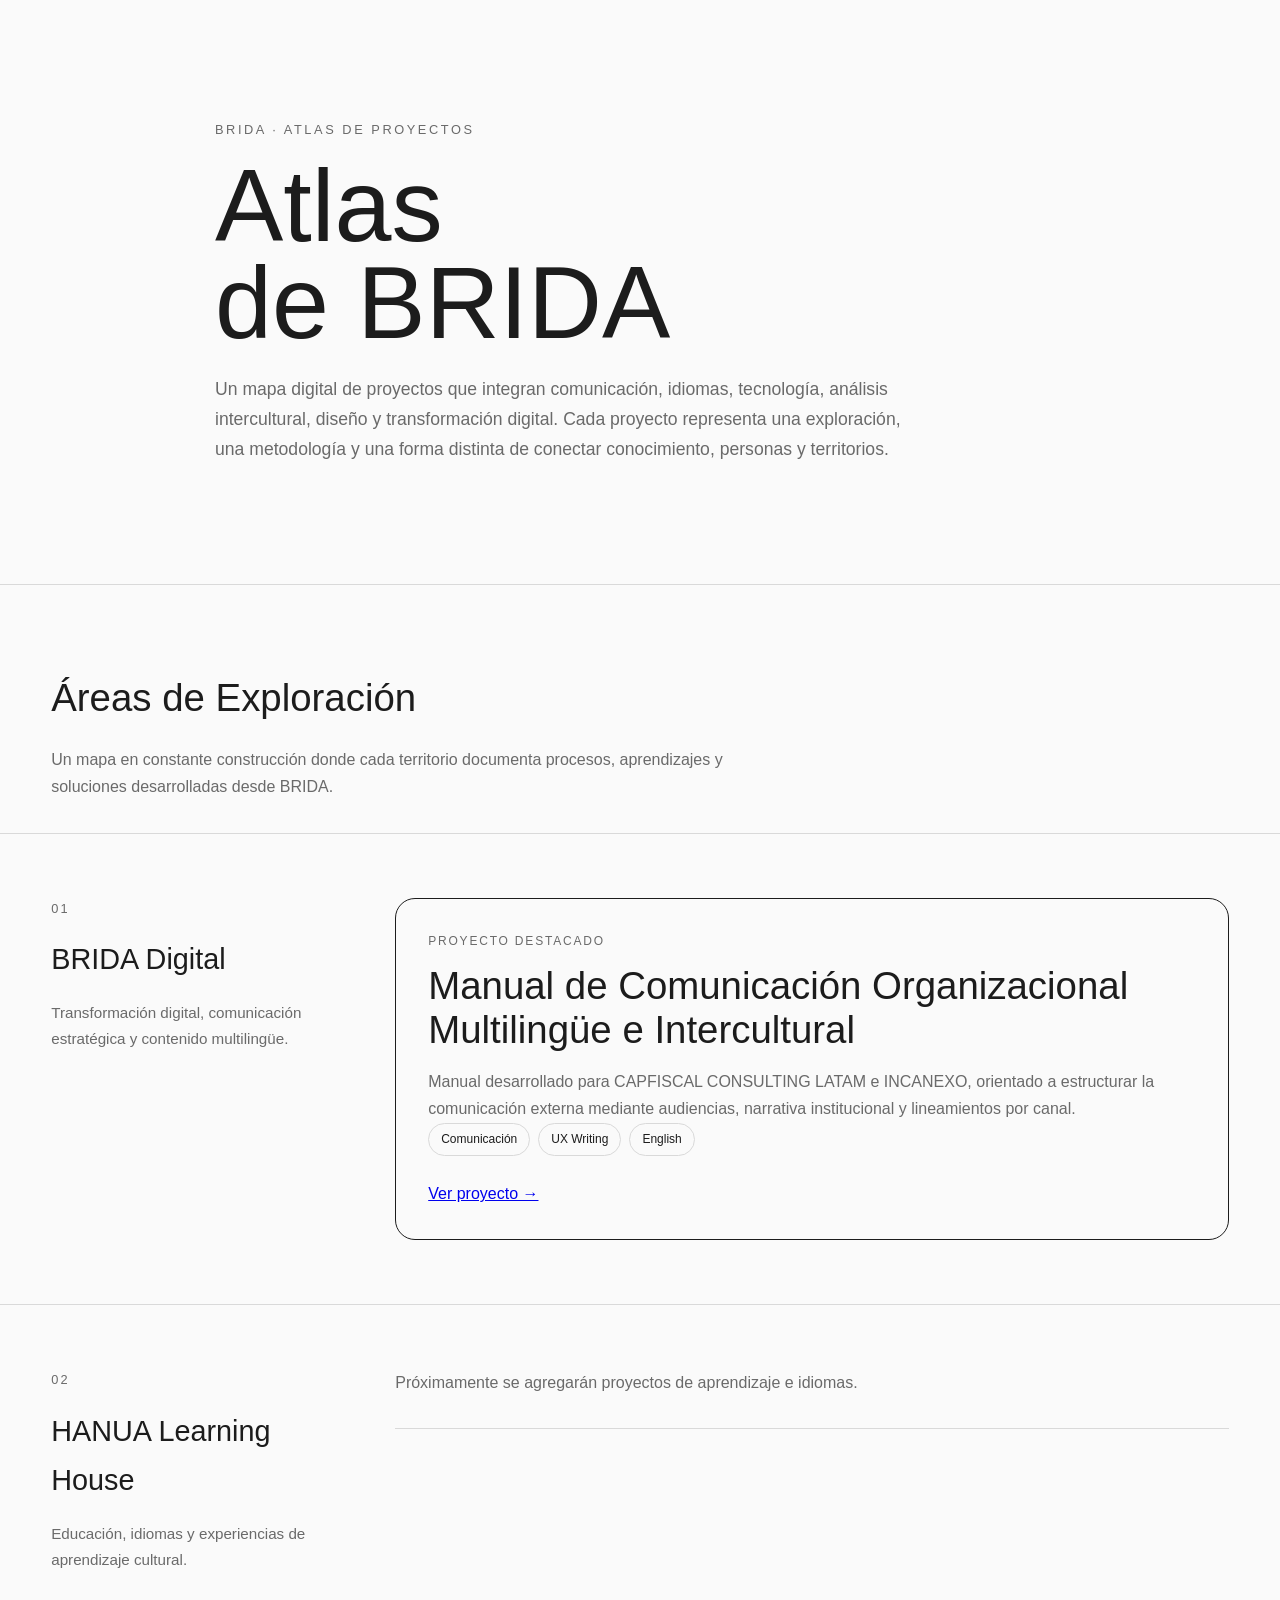
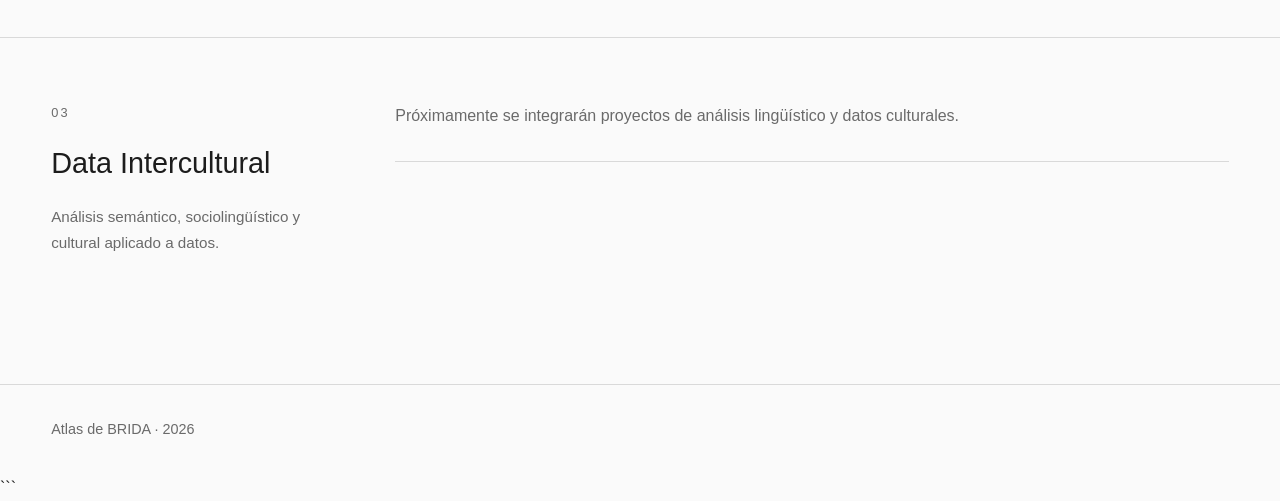
<file: index.html>
<!DOCTYPE html>
<html lang="es">
<head>
<meta charset="UTF-8">
<meta name="viewport" content="width=device-width, initial-scale=1.0">
<title>Atlas de BRIDA</title>
<link rel="stylesheet" href="css/style.css">
</head>
<body>

<header class="hero">
    <div class="container hero-content">

        <div class="eyebrow">
            BRIDA · Atlas de proyectos
        </div>

        <h1>
            Atlas<br>
            de BRIDA
        </h1>

        <p>
            Un mapa digital de proyectos que integran comunicación,
            idiomas, tecnología, análisis intercultural, diseño y
            transformación digital. Cada proyecto representa una
            exploración, una metodología y una forma distinta de
            conectar conocimiento, personas y territorios.
        </p>

    </div>
</header>

<main>

<section class="intro-section">
  <div class="container">
    <h2>Áreas de Exploración</h2>
    <p>
      Un mapa en constante construcción donde cada territorio documenta procesos, aprendizajes y soluciones desarrolladas desde BRIDA.
    </p>
  </div>
</section>

<section class="blog-section">
  <div class="container blog-layout">

    <aside class="section-label">
      <span>01</span>
      <h2>BRIDA Digital</h2>
      <p>Transformación digital, comunicación estratégica y contenido multilingüe.</p>
    </aside>

    <div class="posts">

      <article class="post featured-post">
        <p class="post-category">Proyecto destacado</p>
        <h3>Manual de Comunicación Organizacional Multilingüe e Intercultural</h3>
        <p>
          Manual desarrollado para CAPFISCAL CONSULTING LATAM e INCANEXO,
          orientado a estructurar la comunicación externa mediante audiencias,
          narrativa institucional y lineamientos por canal.
        </p>
        <div class="tags">
          <span class="tag">Comunicación</span>
          <span class="tag">UX Writing</span>
          <span class="tag">English</span>
        </div>
        <a href="proyecto/brida-digital/manual_comunicacion_institucional.html">Ver proyecto →</a>
      </article>

    </div>

  </div>
</section>

<section class="blog-section">
  <div class="container blog-layout">

    <aside class="section-label">
      <span>02</span>
      <h2>HANUA Learning House</h2>
      <p>Educación, idiomas y experiencias de aprendizaje cultural.</p>
    </aside>

    <div class="posts">
      <article class="post empty-post">
        <p>Próximamente se agregarán proyectos de aprendizaje e idiomas.</p>
      </article>
    </div>

  </div>
</section>

<section class="blog-section">
  <div class="container blog-layout">

    <aside class="section-label">
      <span>03</span>
      <h2>Data Intercultural</h2>
      <p>Análisis semántico, sociolingüístico y cultural aplicado a datos.</p>
    </aside>

    <div class="posts">
      <article class="post empty-post">
        <p>Próximamente se integrarán proyectos de análisis lingüístico y datos culturales.</p>
      </article>
    </div>

  </div>
</section>


</main>

<footer>
    <div class="container">
        <p>
            Atlas de BRIDA · 2026
        </p>
    </div>
</footer>

</body>
</html>
```
</file>
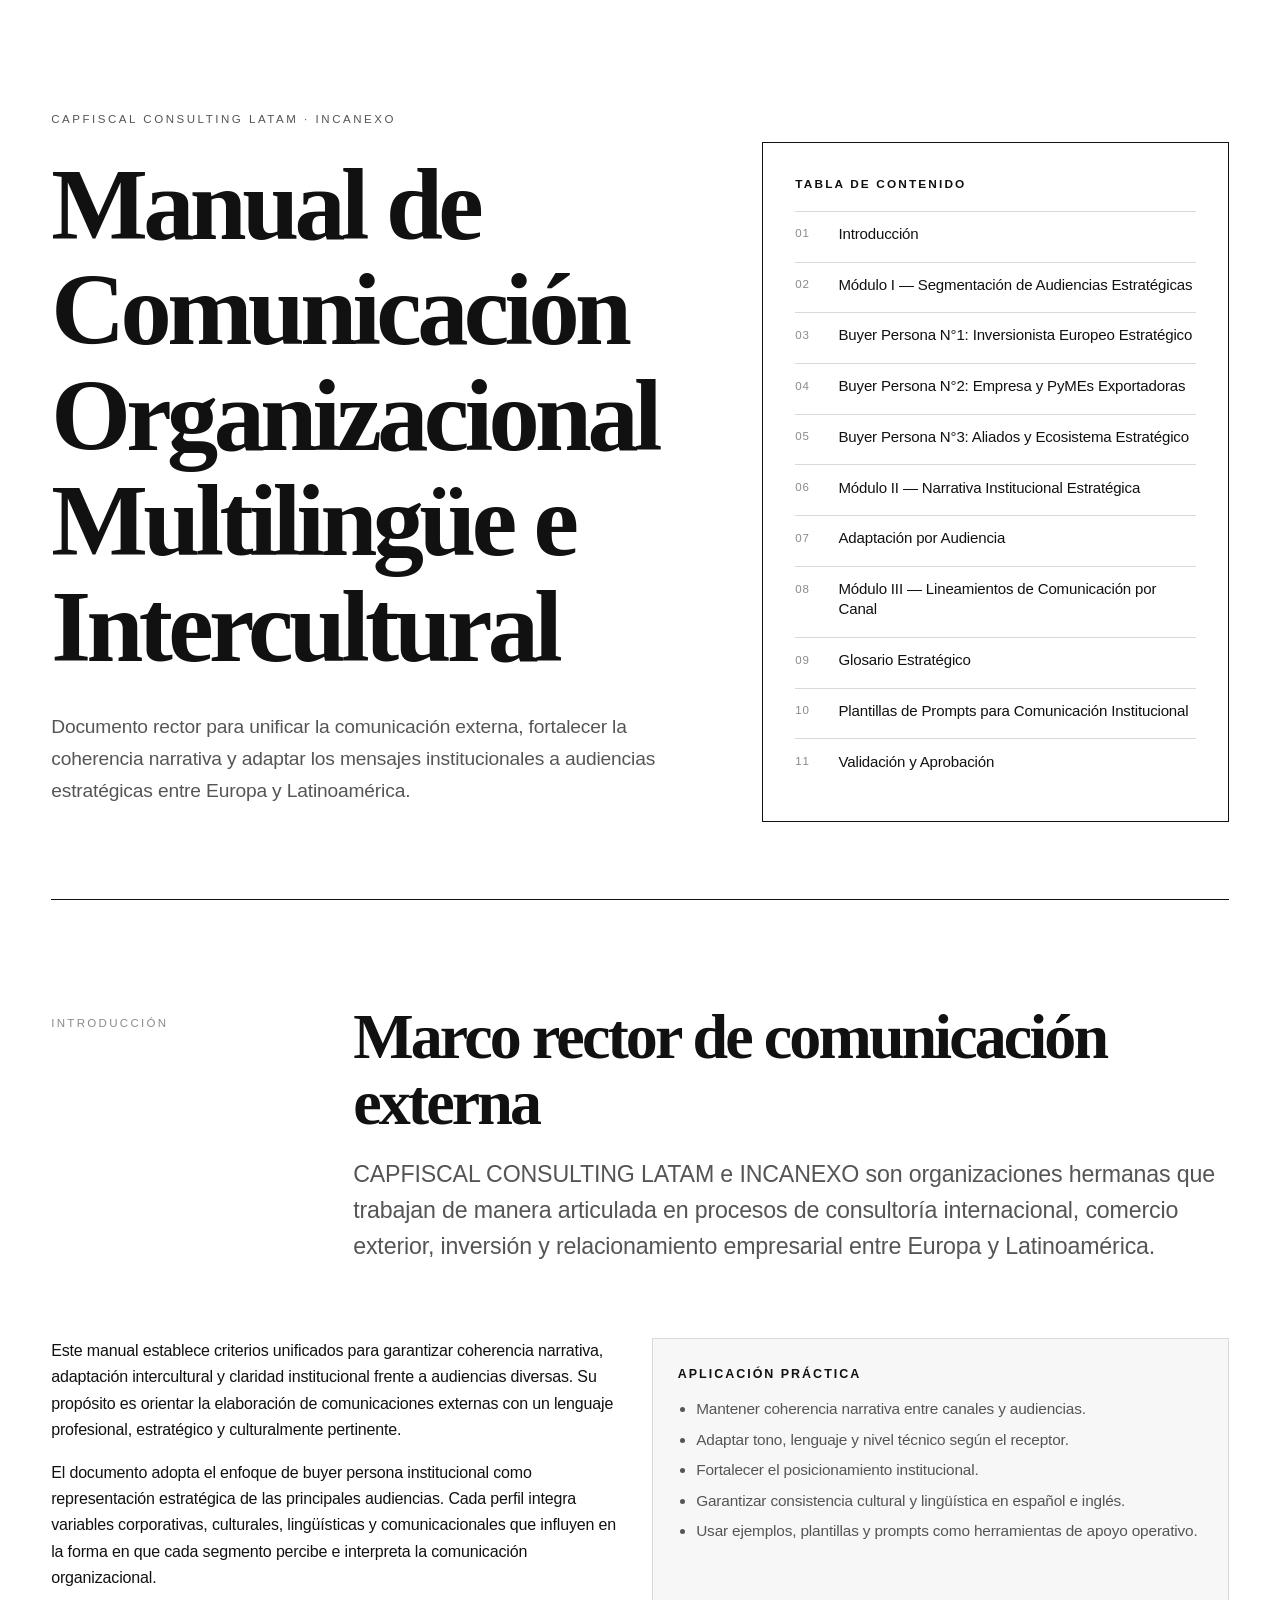
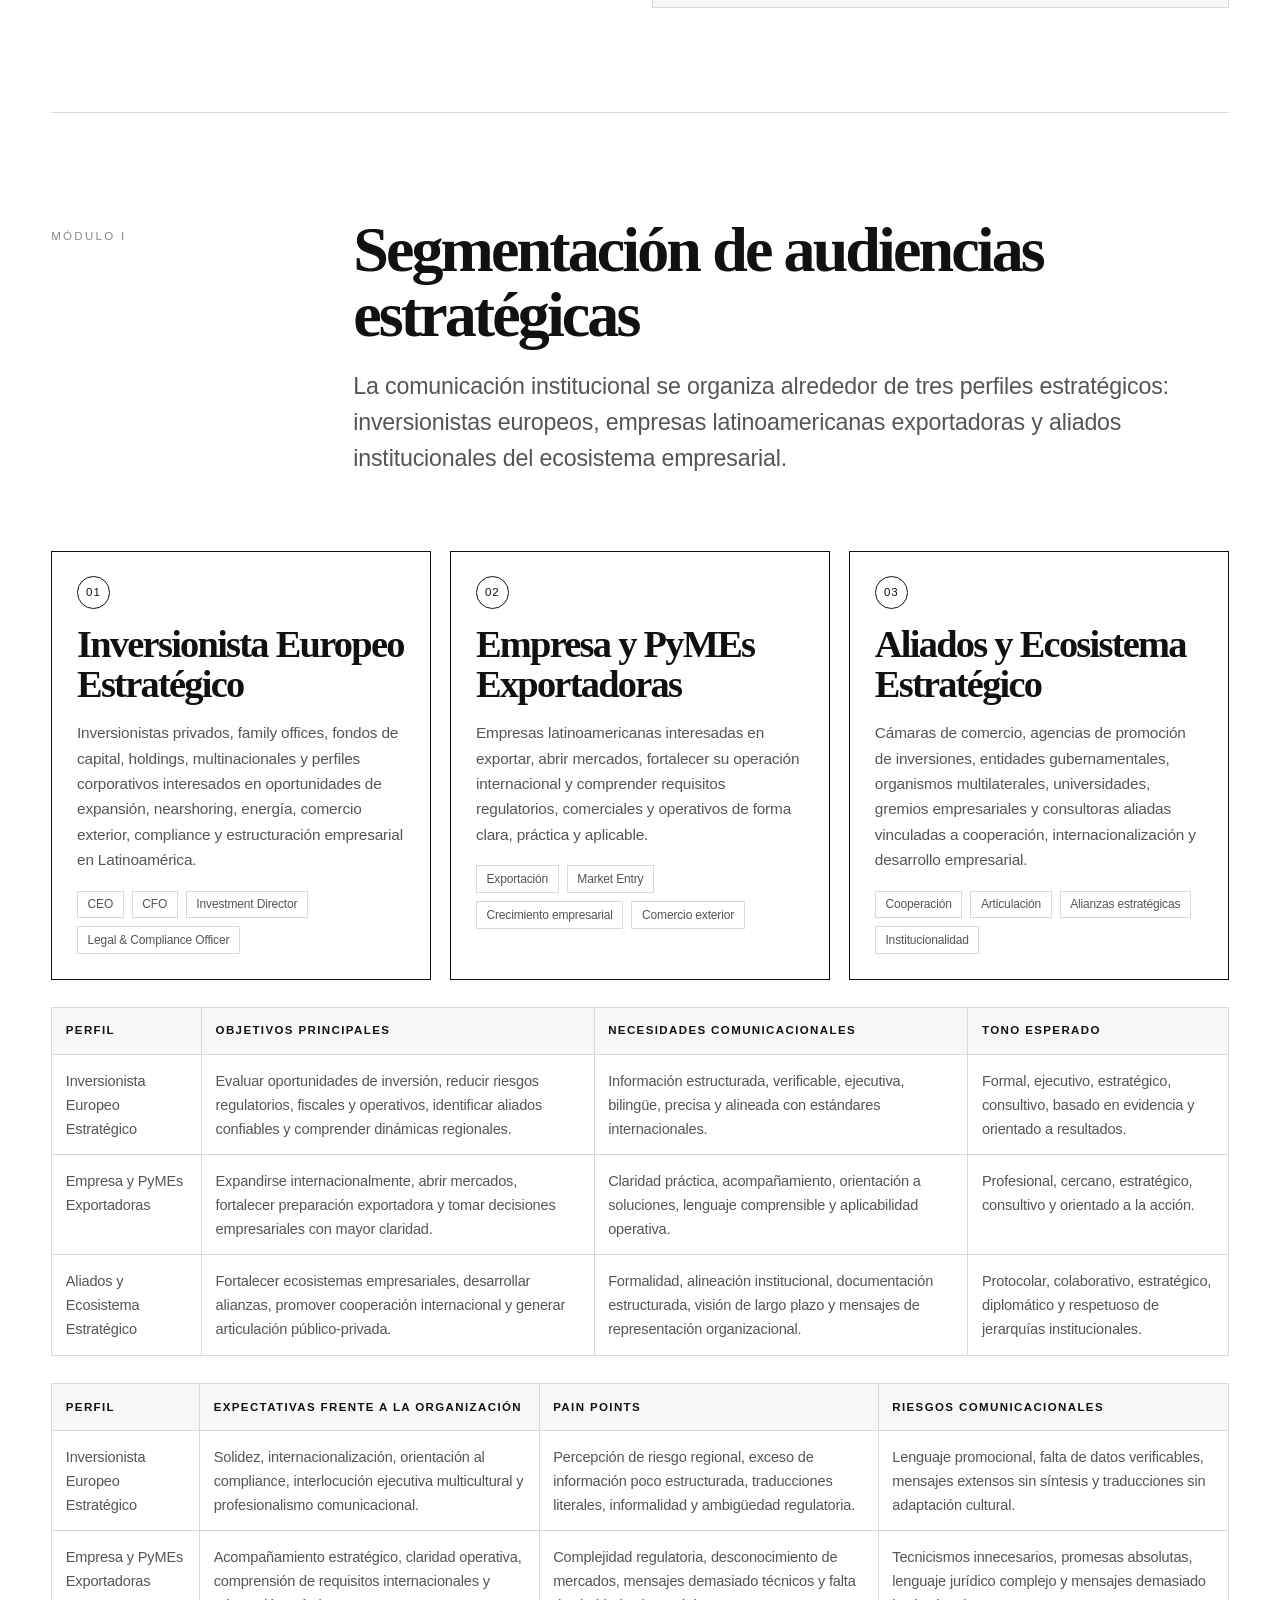
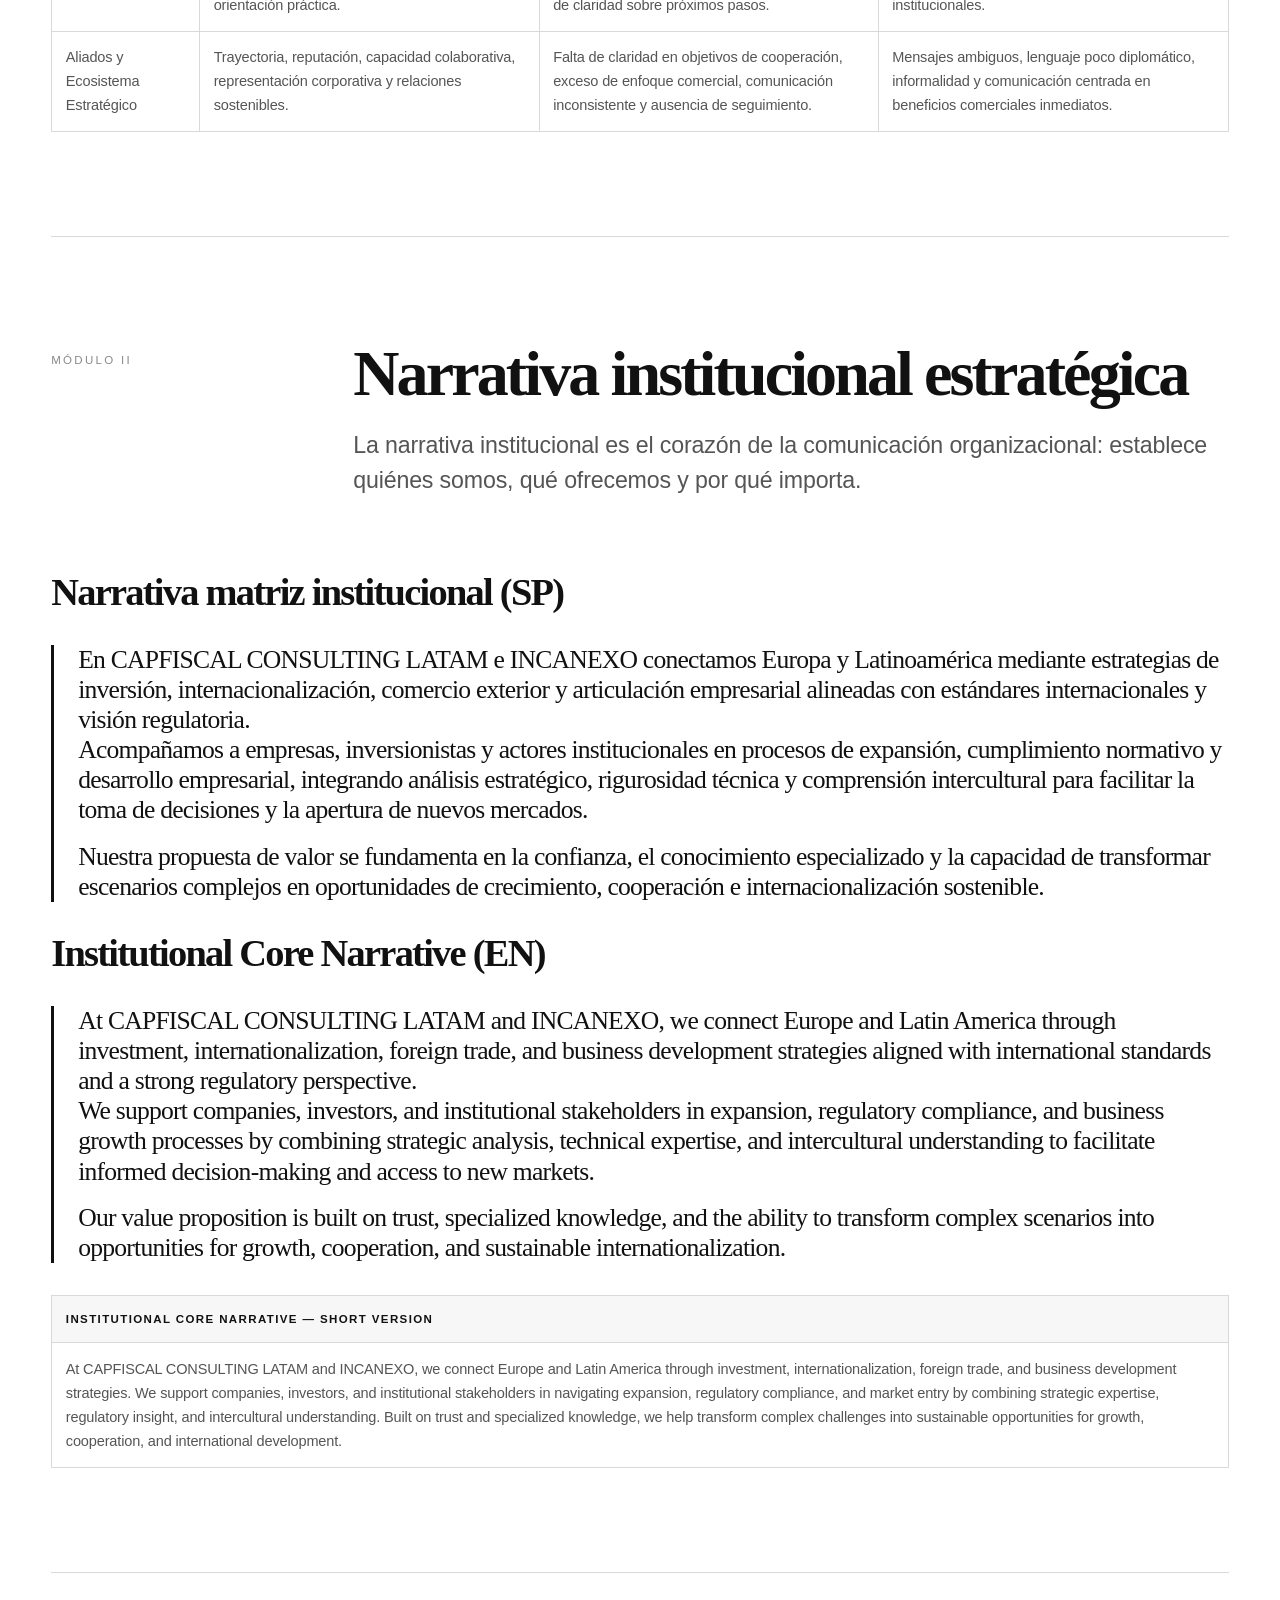
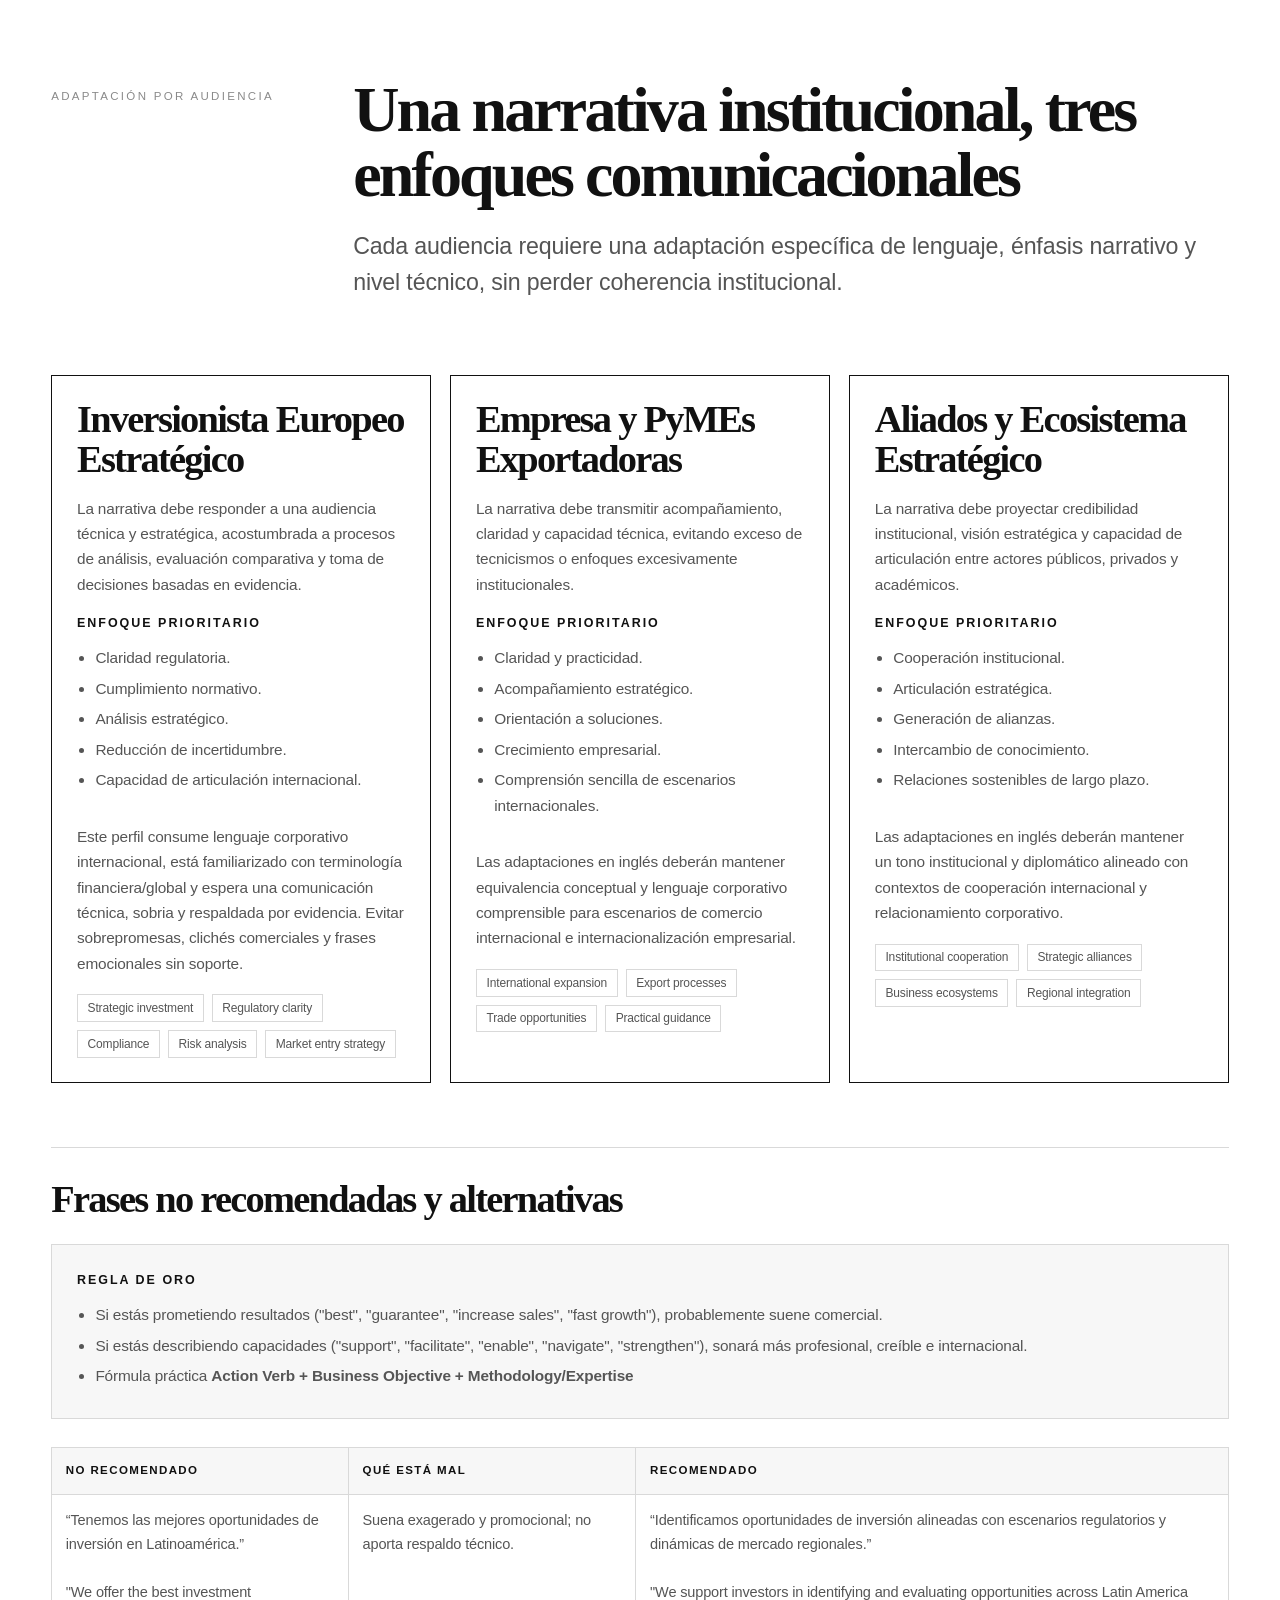
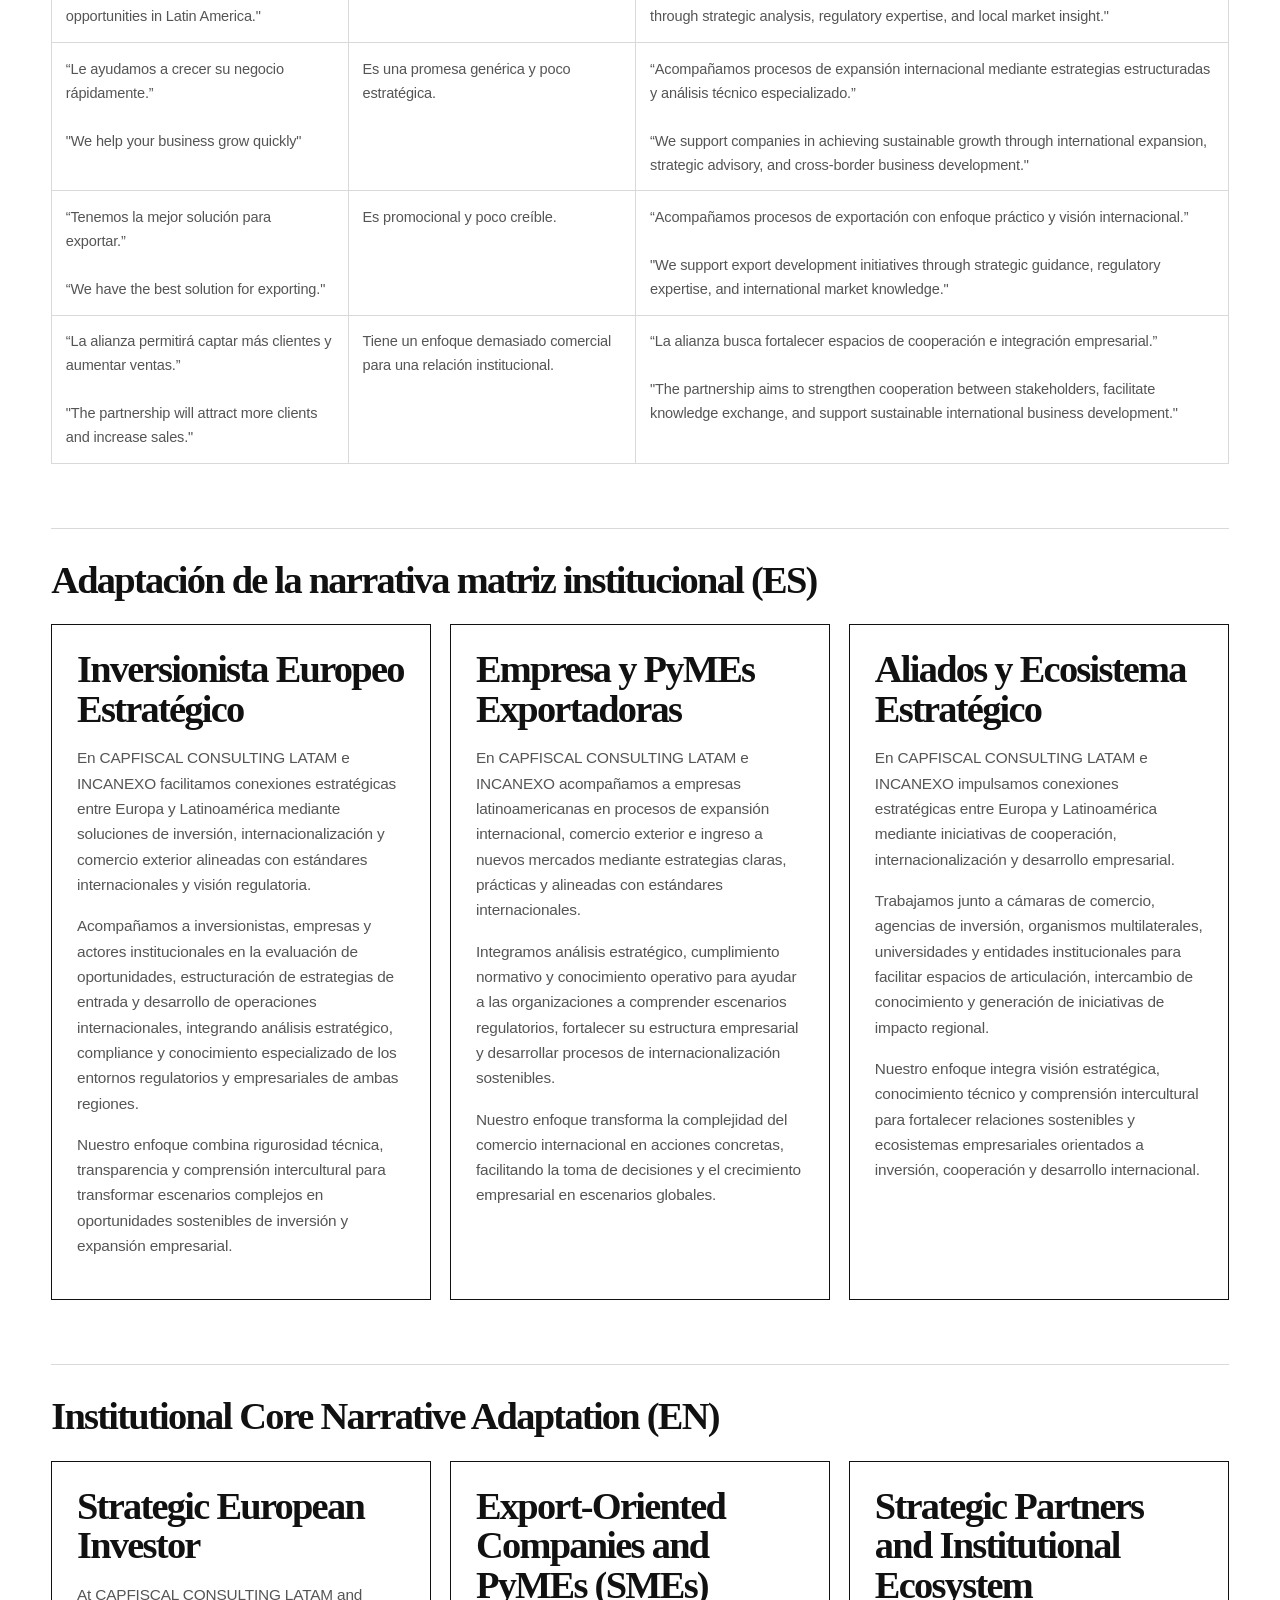
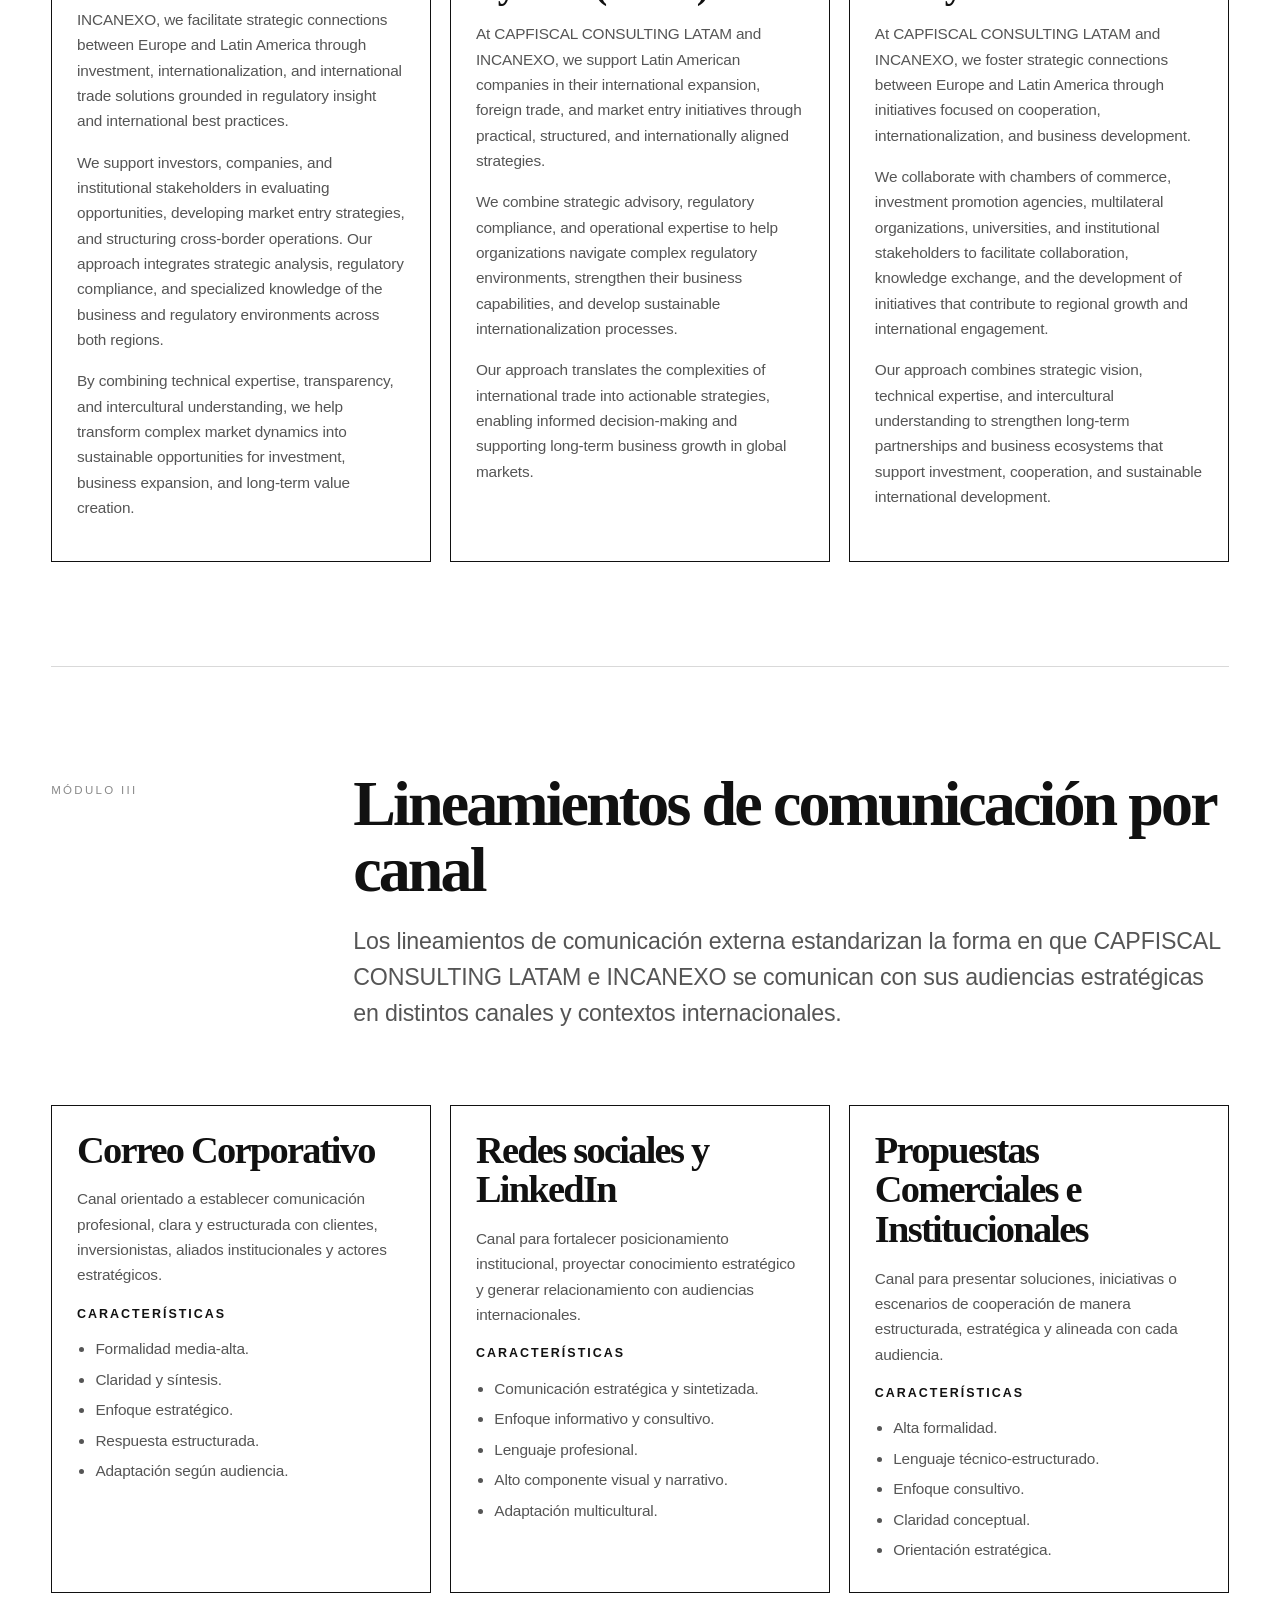
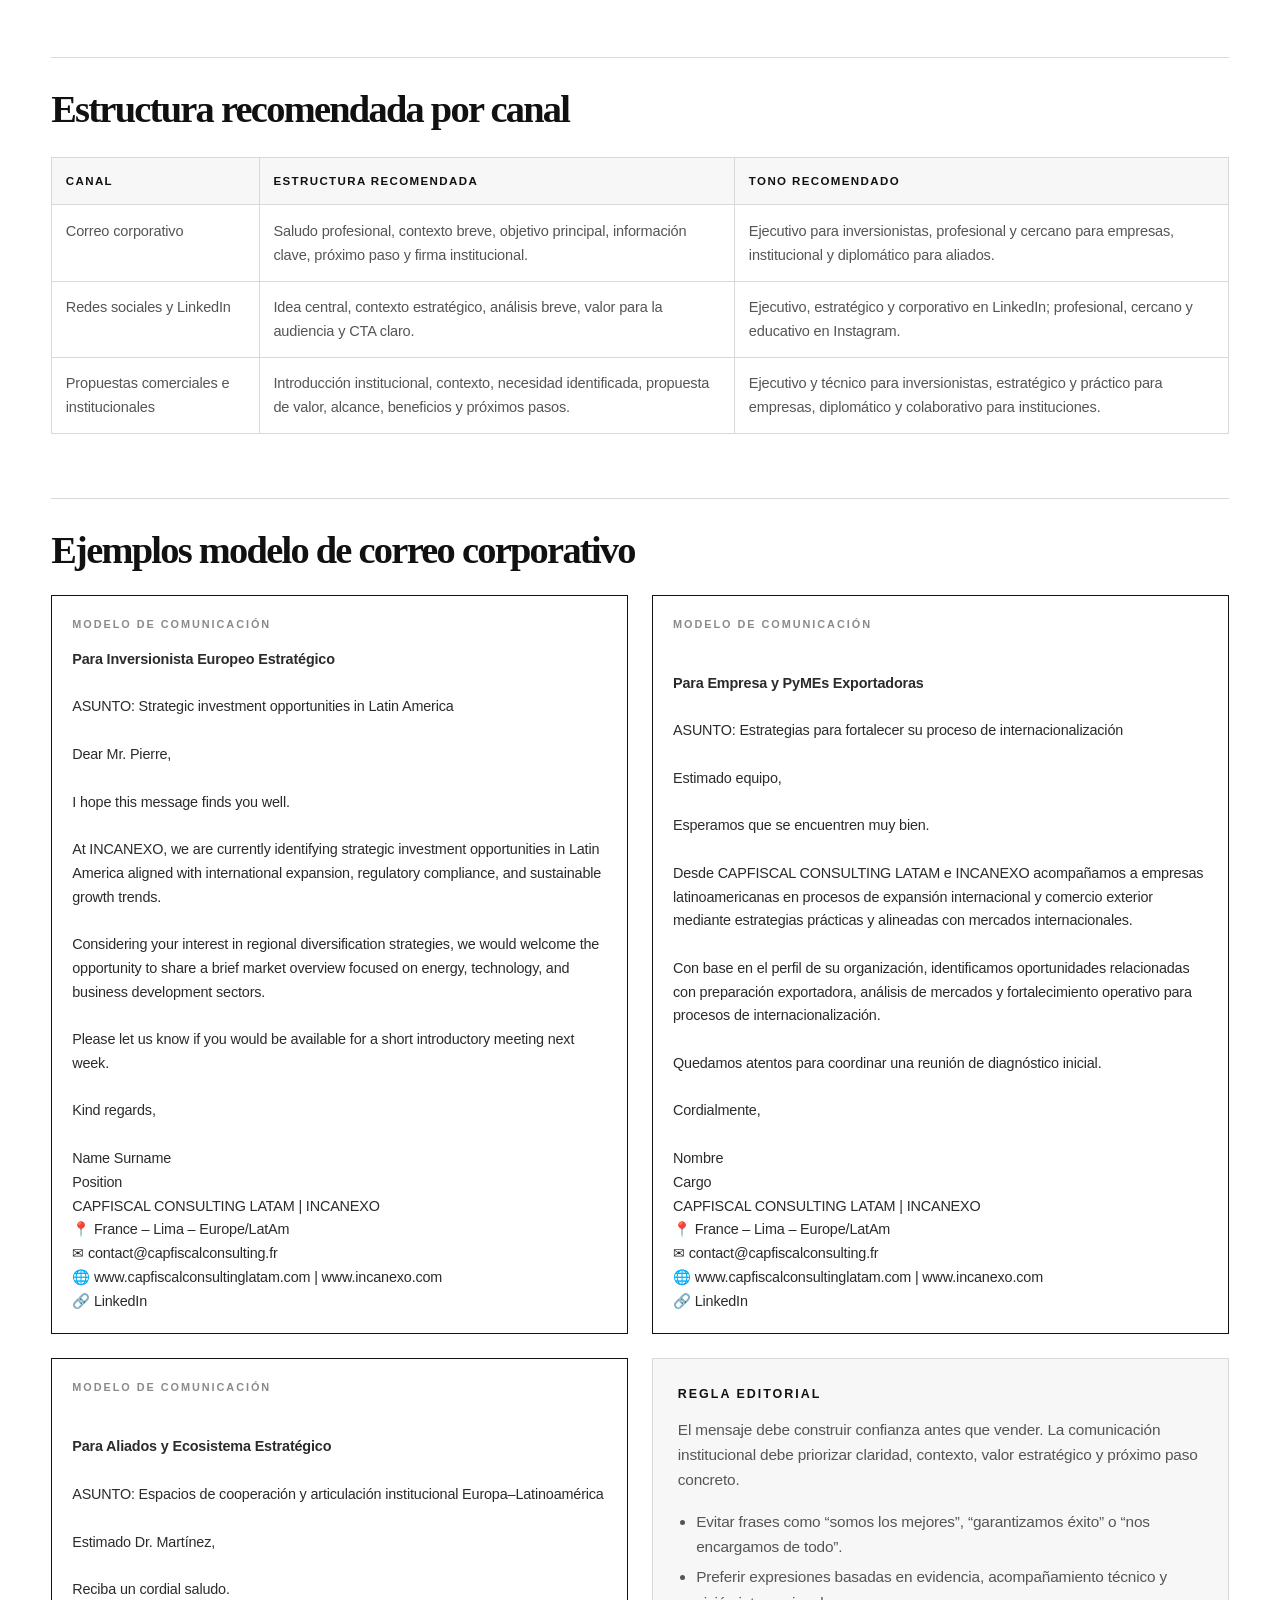
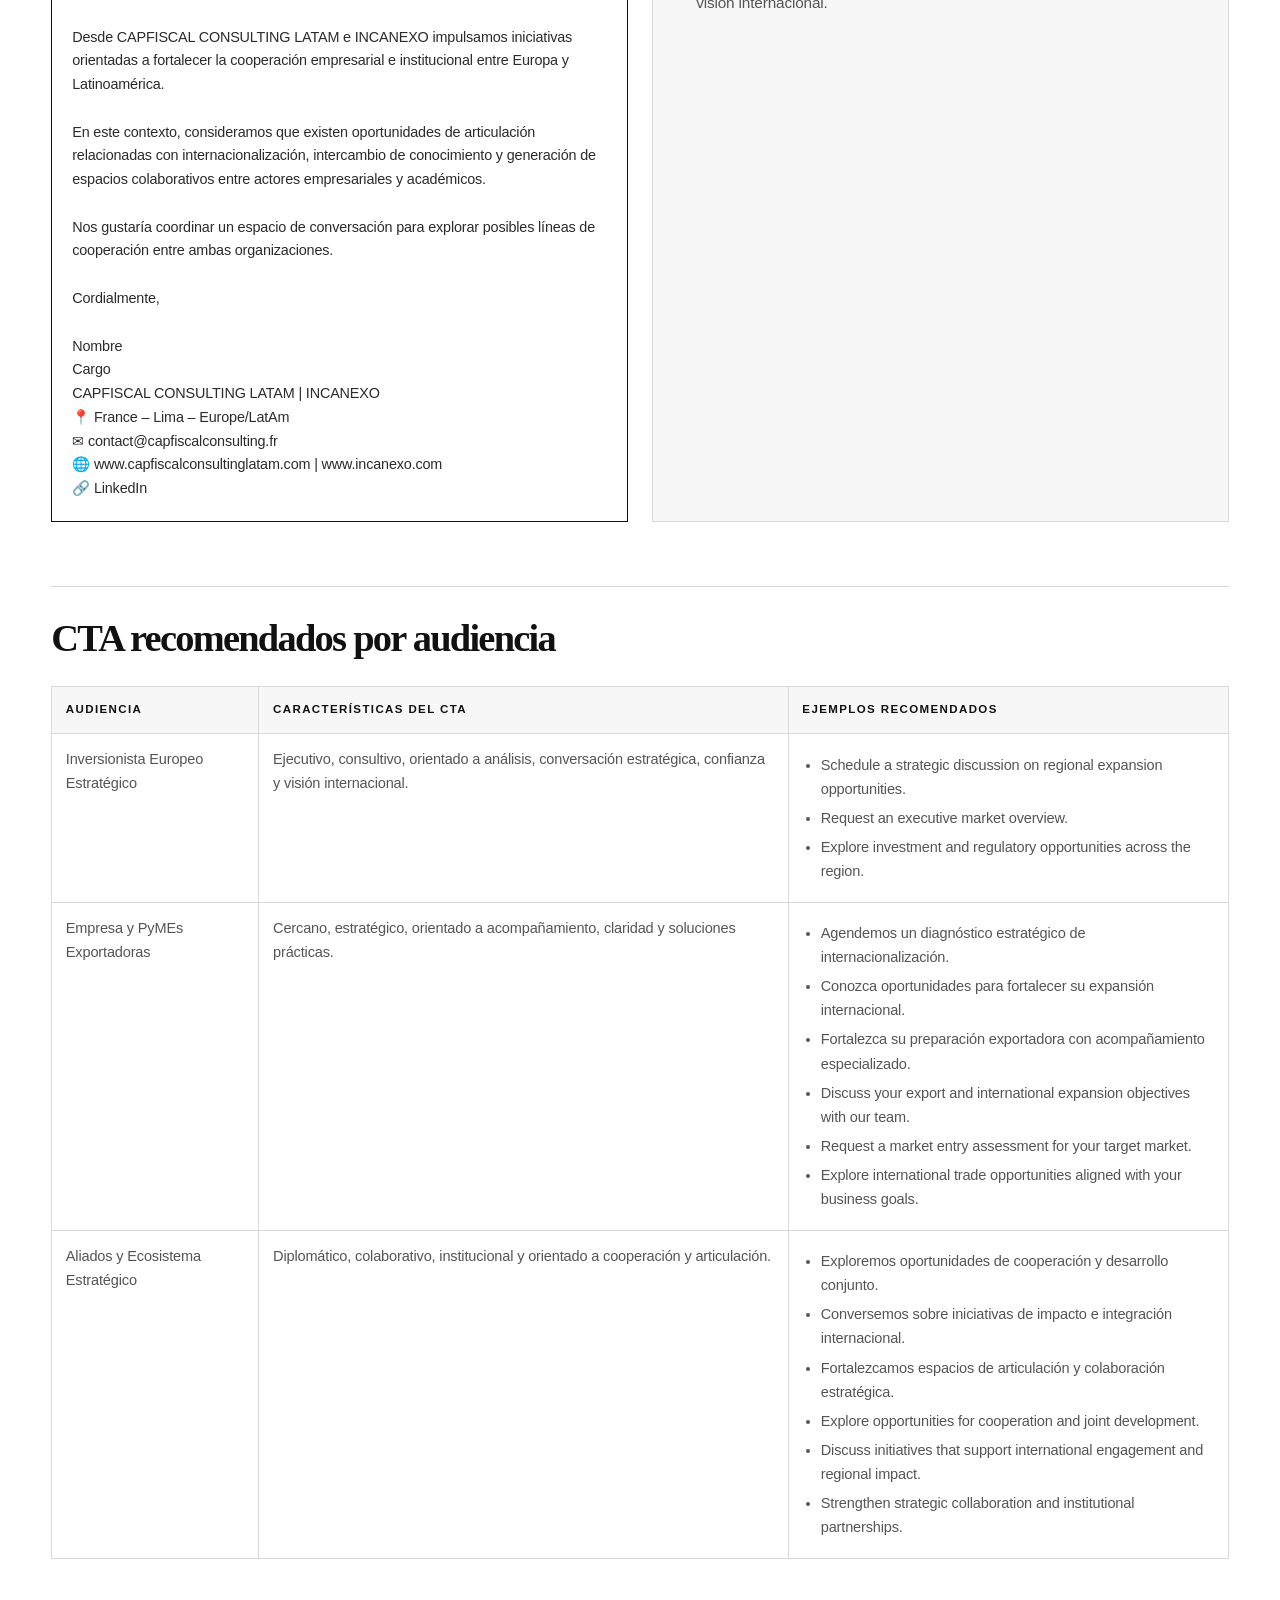
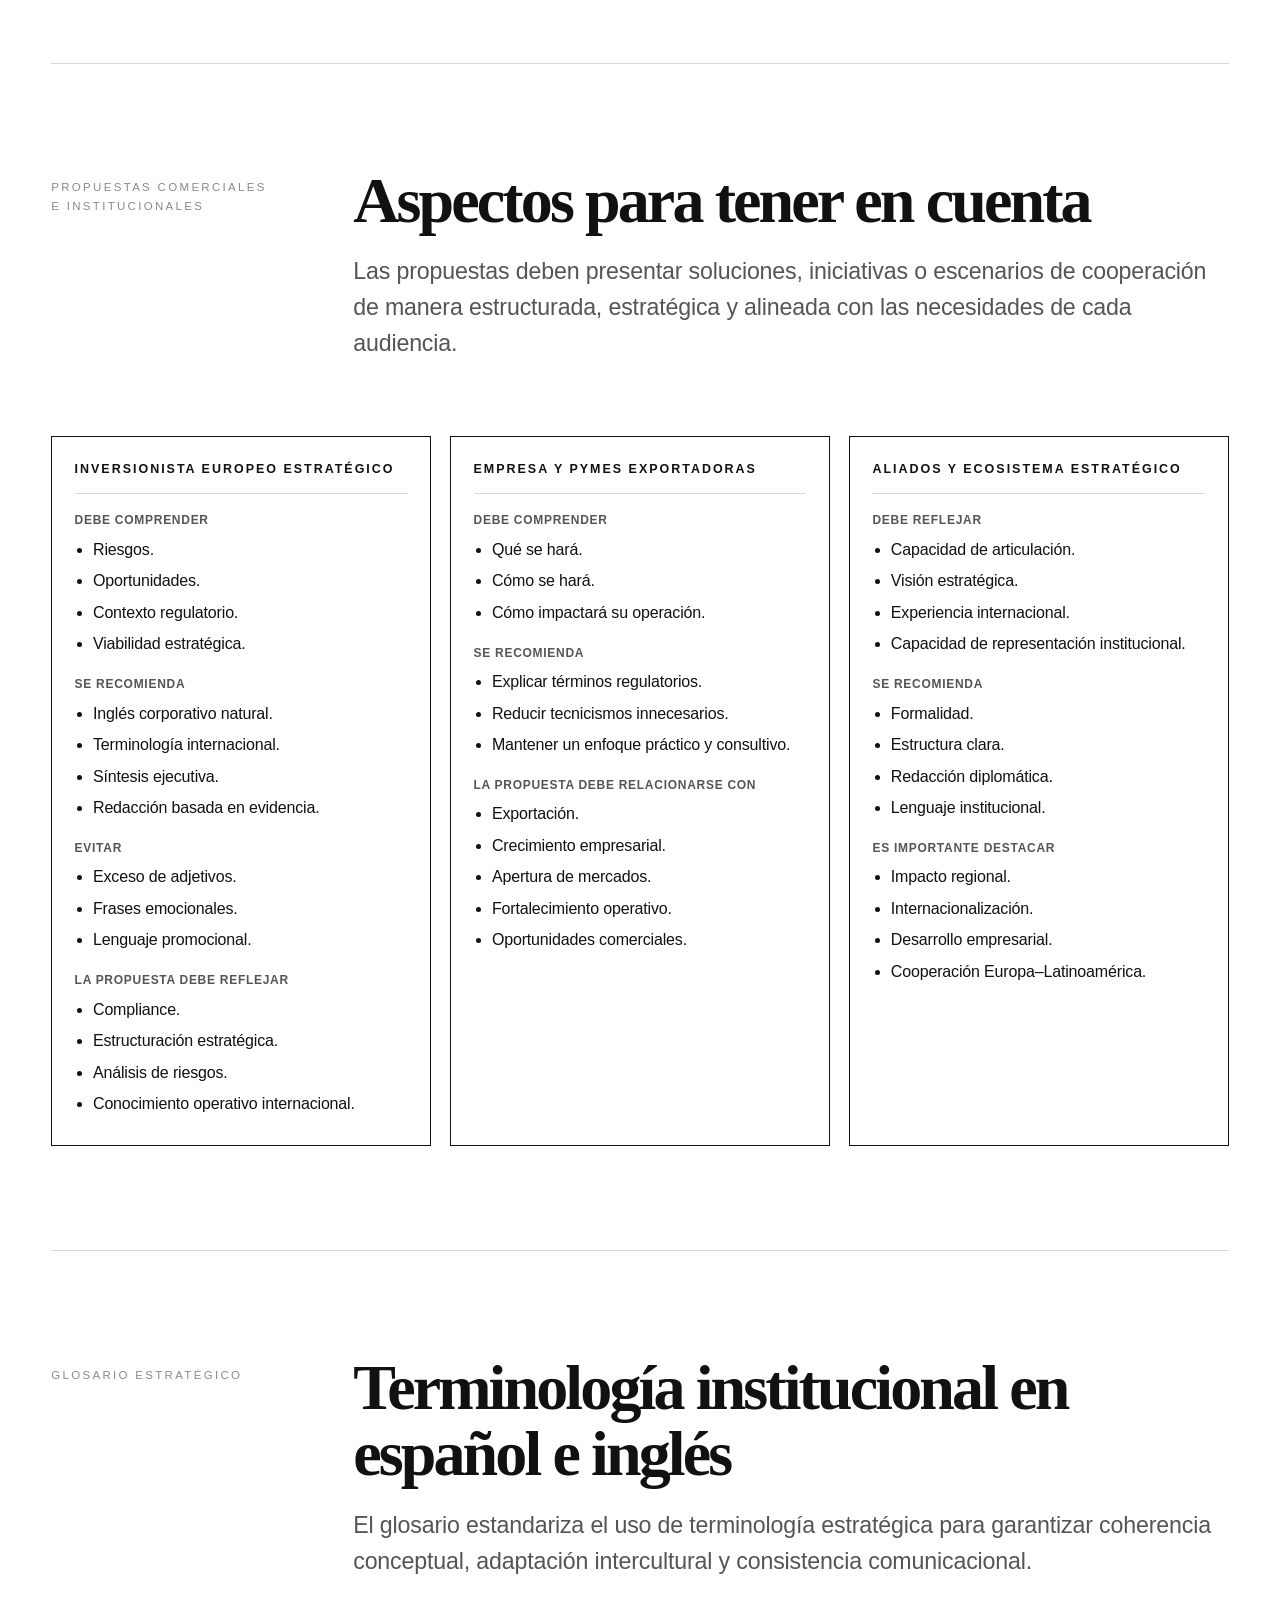
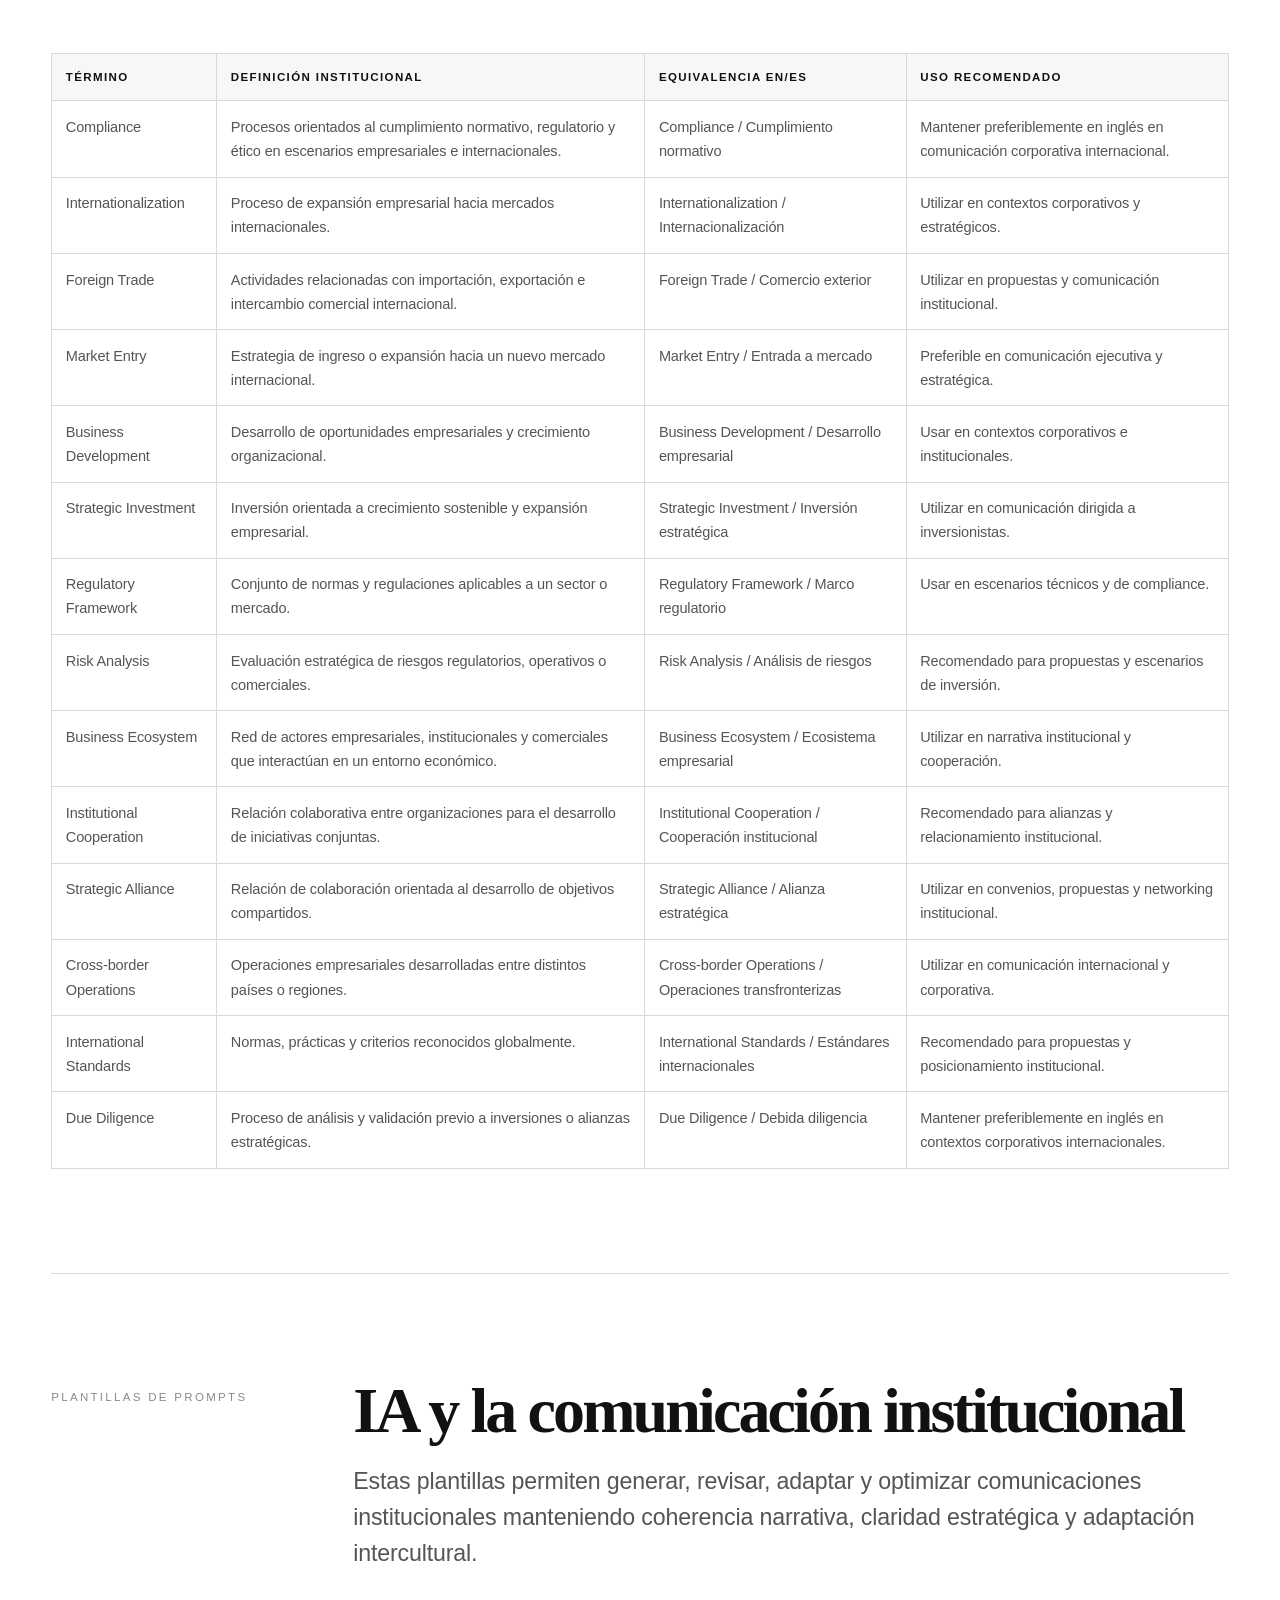
<file: proyecto/brida-digital/manual_comunicacion_institucional.html>
<!DOCTYPE html>
<html lang="es">
<head>
  <meta charset="UTF-8" />
  <meta name="viewport" content="width=device-width, initial-scale=1.0" />
  <title>Manual de Comunicación Organizacional Multilingüe e Intercultural</title>
  <style>
    :root {
      --black: #111111;
      --ink: #1f1f1f;
      --gray-900: #2b2b2b;
      --gray-700: #555555;
      --gray-500: #8a8a8a;
      --gray-300: #d9d9d9;
      --gray-200: #eeeeee;
      --gray-100: #f7f7f7;
      --white: #ffffff;
      --max-width: 1180px;
    }

    * {
      box-sizing: border-box;
    }

    html {
      scroll-behavior: smooth;
    }

    body {
      margin: 0;
      font-family: Inter, Helvetica, Arial, sans-serif;
      color: var(--black);
      background: var(--white);
      line-height: 1.65;
      letter-spacing: -0.01em;
    }

    h1,
    h2,
    h3,
    h4 {
      margin: 0;
      color: var(--black);
    }

    h1,
    h2,
    h3 {
      font-family: Georgia, "Times New Roman", serif;
      font-weight: 700;
      line-height: 1.03;
      letter-spacing: -0.045em;
    }

    h1 {
      font-size: clamp(3.4rem, 8vw, 7.8rem);
      max-width: 980px;
    }

    h2 {
      font-size: clamp(2.3rem, 5vw, 4.9rem);
    }

    h3 {
      font-size: clamp(1.55rem, 3vw, 2.55rem);
    }

    h4 {
      font-family: Inter, Helvetica, Arial, sans-serif;
      font-size: 0.78rem;
      letter-spacing: 0.16em;
      text-transform: uppercase;
      font-weight: 700;
      margin-bottom: 0.75rem;
    }

    p {
      margin: 0 0 1rem;
    }

    a {
      color: inherit;
      text-decoration: none;
    }

    ul {
      margin: 0;
      padding-left: 1.15rem;
    }

    li {
      margin: 0.32rem 0;
    }

    .page {
      width: min(var(--max-width), 92vw);
      margin: 0 auto;
    }

    .hero {
      min-height: 100vh;
      display: grid;
      align-items: end;
      padding: 4.8rem 0;
      border-bottom: 1px solid var(--black);
    }

    .hero-grid {
      display: grid;
      grid-template-columns: 1.15fr 0.85fr;
      gap: 5rem;
      align-items: end;
    }

    .eyebrow {
      font-size: 0.72rem;
      text-transform: uppercase;
      letter-spacing: 0.22em;
      color: var(--gray-700);
      margin-bottom: 1.4rem;
    }

    .hero-text {
      max-width: 760px;
      margin-top: 2rem;
      font-size: clamp(1rem, 1.5vw, 1.2rem);
      color: var(--gray-700);
    }

    .toc {
      border: 1px solid var(--black);
      padding: 2rem;
      background: var(--white);
    }

    .toc-title {
      font-size: 0.74rem;
      text-transform: uppercase;
      letter-spacing: 0.18em;
      margin-bottom: 1rem;
      font-weight: 800;
    }

    .toc ol {
      list-style: none;
      padding: 0;
      margin: 0;
      counter-reset: toc;
    }

    .toc li {
      counter-increment: toc;
      display: grid;
      grid-template-columns: 2rem 1fr;
      gap: 0.7rem;
      padding: 0.76rem 0;
      border-top: 1px solid var(--gray-300);
      font-size: 0.94rem;
      line-height: 1.35;
    }

    .toc li::before {
      content: counter(toc, decimal-leading-zero);
      color: var(--gray-500);
      font-size: 0.72rem;
      letter-spacing: 0.06em;
      padding-top: 0.15rem;
    }

    section {
      padding: 6.5rem 0;
      border-bottom: 1px solid var(--gray-300);
    }

    .section-head {
      display: grid;
      grid-template-columns: 230px 1fr;
      gap: 4.5rem;
      margin-bottom: 3.6rem;
    }

    .module-label {
      font-size: 0.72rem;
      letter-spacing: 0.2em;
      text-transform: uppercase;
      color: var(--gray-500);
      padding-top: 0.65rem;
    }

    .lead {
      max-width: 900px;
      margin-top: 1.3rem;
      color: var(--gray-700);
      font-size: clamp(1.1rem, 2vw, 1.45rem);
      line-height: 1.55;
    }

    .grid-2 {
      display: grid;
      grid-template-columns: repeat(2, minmax(0, 1fr));
      gap: 1.5rem;
    }

    .grid-3 {
      display: grid;
      grid-template-columns: repeat(3, minmax(0, 1fr));
      gap: 1.2rem;
    }

    .card {
      border: 1px solid var(--black);
      padding: 1.55rem;
      background: var(--white);
    }

    .card.soft {
      background: var(--gray-100);
      border-color: var(--gray-300);
    }

    .card h3 {
      margin-bottom: 1rem;
    }

    .card p,
    .card li,
    .meta {
      color: var(--gray-700);
      font-size: 0.96rem;
    }

    .number {
      display: inline-flex;
      align-items: center;
      justify-content: center;
      width: 2.05rem;
      height: 2.05rem;
      margin-bottom: 1rem;
      border: 1px solid var(--black);
      border-radius: 50%;
      font-size: 0.72rem;
      letter-spacing: 0.08em;
    }

    .tag-list {
      display: flex;
      flex-wrap: wrap;
      gap: 0.5rem;
      margin-top: 1.15rem;
    }

    .tag {
      display: inline-flex;
      align-items: center;
      border: 1px solid var(--gray-300);
      background: var(--white);
      padding: 0.35rem 0.6rem;
      font-size: 0.75rem;
      color: var(--gray-700);
      line-height: 1.2;
    }

    .quote {
      margin: 2rem 0;
      padding-left: 1.5rem;
      border-left: 3px solid var(--black);
      font-family: Georgia, "Times New Roman", serif;
      font-size: clamp(1rem, 2vw, 1.8rem);
      line-height: 1.18;
      letter-spacing: -0.03em;
    }

    table {
      width: 100%;
      border-collapse: collapse;
      margin-top: 1.7rem;
      font-size: 0.91rem;
    }

    th,
    td {
      border: 1px solid var(--gray-300);
      padding: 0.85rem;
      vertical-align: top;
      text-align: left;
    }

    th {
      background: var(--gray-100);
      font-size: 0.72rem;
      letter-spacing: 0.12em;
      text-transform: uppercase;
    }

    td {
      color: var(--gray-700);
    }

    .block-title {
      margin: 4rem 0 1.5rem;
      padding-top: 2rem;
      border-top: 1px solid var(--gray-300);
    }

    .email-box,
    .prompt-box {
      border: 1px solid var(--black);
      padding: 1.25rem;
      white-space: pre-line;
      background: var(--white);
      font-size: 0.9rem;
      color: var(--gray-900);
      min-height: 100%;
    }

    .email-box::before,
    .prompt-box::before {
      display: block;
      margin-bottom: 0.9rem;
      font-size: 0.68rem;
      letter-spacing: 0.18em;
      color: var(--gray-500);
      font-weight: 800;
    }

    .email-box::before {
      content: "MODELO DE COMUNICACIÓN";
    }

    .prompt-box::before {
      content: "PLANTILLA DE PROMPT";
    }

        .proposal-grid{
      display:grid;
      grid-template-columns:repeat(3,1fr);
      gap:1.2rem;
      margin-top:2rem;
    }

    .proposal-card{
      border:1px solid var(--black);
      padding:1.4rem;
      background:var(--white);
    }

    .proposal-card h4{
      border-bottom:1px solid var(--gray-300);
      padding-bottom:.8rem;
    }

    .proposal-card .mini-title{
      display:block;
      margin:1.1rem 0 .35rem;
      font-weight:700;
      text-transform:uppercase;
      letter-spacing:.06em;
      font-size:.75rem;
      color:var(--gray-700);
    }

    .split-line {
      height: 1px;
      background: var(--gray-300);
      margin: 2.5rem 0;
    }

    .footer {
      padding: 4rem 0;
      color: var(--gray-700);
      font-size: 0.9rem;
    }

    .link-institutional {
    color: #111;
    text-decoration: none;
    border-bottom: 1px solid #111;
    padding-bottom: 2px;
    transition: all 0.2s ease;
    font-weight: 500;
}

.link-institutional:hover {
    color: #555;
    border-bottom-color: #555;
}

    @media (max-width: 980px) {
      .hero-grid,
      .section-head,
      .grid-2,
      .grid-3,
      .proposal-grid {
        grid-template-columns: 1fr;
      }

      .hero {
        min-height: auto;
        padding: 4rem 0;
      }

      .section-head {
        gap: 1.2rem;
      }

      section {
        padding: 4.4rem 0;
      }

      table {
        display: block;
        overflow-x: auto;
        white-space: normal;
      }
    }
  </style>
</head>
<body>
  <header class="hero page" id="inicio">
    <div class="hero-grid">
      <div>
        <div class="eyebrow">CAPFISCAL CONSULTING LATAM · INCANEXO</div>
        <h1>Manual de Comunicación Organizacional Multilingüe e Intercultural</h1>
        <p class="hero-text">
          Documento rector para unificar la comunicación externa, fortalecer la coherencia narrativa y adaptar los mensajes institucionales a audiencias estratégicas entre Europa y Latinoamérica.
        </p>
      </div>

      <nav class="toc" aria-label="Tabla de contenido">
        <div class="toc-title">Tabla de contenido</div>
        <ol>
          <li><a href="#introduccion">Introducción</a></li>
          <li><a href="#modulo-i">Módulo I — Segmentación de Audiencias Estratégicas</a></li>
          <li><a href="#buyer-1">Buyer Persona N°1: Inversionista Europeo Estratégico</a></li>
          <li><a href="#buyer-2">Buyer Persona N°2: Empresa y PyMEs Exportadoras</a></li>
          <li><a href="#buyer-3">Buyer Persona N°3: Aliados y Ecosistema Estratégico</a></li>
          <li><a href="#modulo-ii">Módulo II — Narrativa Institucional Estratégica</a></li>
          <li><a href="#adaptacion">Adaptación por Audiencia</a></li>
          <li><a href="#modulo-iii">Módulo III — Lineamientos de Comunicación por Canal</a></li>
          <li><a href="#glosario">Glosario Estratégico</a></li>
          <li><a href="#prompts">Plantillas de Prompts para Comunicación Institucional</a></li>
          <li><a href="#validacion">Validación y Aprobación</a></li>
        </ol>
      </nav>
    </div>
  </header>

  <main class="page">
    <section id="introduccion">
      <div class="section-head">
        <div class="module-label">Introducción</div>
        <div>
          <h2>Marco rector de comunicación externa</h2>
          <p class="lead">
            CAPFISCAL CONSULTING LATAM e INCANEXO son organizaciones hermanas que trabajan de manera articulada en procesos de consultoría internacional, comercio exterior, inversión y relacionamiento empresarial entre Europa y Latinoamérica.
          </p>
        </div>
      </div>

      <div class="grid-2">
        <div>
          <p>
            Este manual establece criterios unificados para garantizar coherencia narrativa, adaptación intercultural y claridad institucional frente a audiencias diversas. Su propósito es orientar la elaboración de comunicaciones externas con un lenguaje profesional, estratégico y culturalmente pertinente.
          </p>
          <p>
            El documento adopta el enfoque de buyer persona institucional como representación estratégica de las principales audiencias. Cada perfil integra variables corporativas, culturales, lingüísticas y comunicacionales que influyen en la forma en que cada segmento percibe e interpreta la comunicación organizacional.
          </p>
        </div>
        <div class="card soft">
          <h4>Aplicación práctica</h4>
          <ul>
            <li>Mantener coherencia narrativa entre canales y audiencias.</li>
            <li>Adaptar tono, lenguaje y nivel técnico según el receptor.</li>
            <li>Fortalecer el posicionamiento institucional.</li>
            <li>Garantizar consistencia cultural y lingüística en español e inglés.</li>
            <li>Usar ejemplos, plantillas y prompts como herramientas de apoyo operativo.</li>
          </ul>
        </div>
      </div>
    </section>

    <section id="modulo-i">
      <div class="section-head">
        <div class="module-label">Módulo I</div>
        <div>
          <h2>Segmentación de audiencias estratégicas</h2>
          <p class="lead">
            La comunicación institucional se organiza alrededor de tres perfiles estratégicos: inversionistas europeos, empresas latinoamericanas exportadoras y aliados institucionales del ecosistema empresarial.
          </p>
        </div>
      </div>

      <div class="grid-3">
        <article class="card" id="buyer-1">
          <span class="number">01</span>
          <h3>Inversionista Europeo Estratégico</h3>
          <p class="meta">
            Inversionistas privados, family offices, fondos de capital, holdings, multinacionales y perfiles corporativos interesados en oportunidades de expansión, nearshoring, energía, comercio exterior, compliance y estructuración empresarial en Latinoamérica.
          </p>
          <div class="tag-list">
            <span class="tag">CEO</span>
            <span class="tag">CFO</span>
            <span class="tag">Investment Director</span>
            <span class="tag">Legal & Compliance Officer</span>
          </div>
        </article>

        <article class="card" id="buyer-2">
          <span class="number">02</span>
          <h3>Empresa y PyMEs Exportadoras</h3>
          <p class="meta">
            Empresas latinoamericanas interesadas en exportar, abrir mercados, fortalecer su operación internacional y comprender requisitos regulatorios, comerciales y operativos de forma clara, práctica y aplicable.
          </p>
          <div class="tag-list">
            <span class="tag">Exportación</span>
            <span class="tag">Market Entry</span>
            <span class="tag">Crecimiento empresarial</span>
            <span class="tag">Comercio exterior</span>
          </div>
        </article>

        <article class="card" id="buyer-3">
          <span class="number">03</span>
          <h3>Aliados y Ecosistema Estratégico</h3>
          <p class="meta">
            Cámaras de comercio, agencias de promoción de inversiones, entidades gubernamentales, organismos multilaterales, universidades, gremios empresariales y consultoras aliadas vinculadas a cooperación, internacionalización y desarrollo empresarial.
          </p>
          <div class="tag-list">
            <span class="tag">Cooperación</span>
            <span class="tag">Articulación</span>
            <span class="tag">Alianzas estratégicas</span>
            <span class="tag">Institucionalidad</span>
          </div>
        </article>
      </div>

      <table>
        <thead>
          <tr>
            <th>Perfil</th>
            <th>Objetivos principales</th>
            <th>Necesidades comunicacionales</th>
            <th>Tono esperado</th>
          </tr>
        </thead>
        <tbody>
          <tr>
            <td>Inversionista Europeo Estratégico</td>
            <td>Evaluar oportunidades de inversión, reducir riesgos regulatorios, fiscales y operativos, identificar aliados confiables y comprender dinámicas regionales.</td>
            <td>Información estructurada, verificable, ejecutiva, bilingüe, precisa y alineada con estándares internacionales.</td>
            <td>Formal, ejecutivo, estratégico, consultivo, basado en evidencia y orientado a resultados.</td>
          </tr>
          <tr>
            <td>Empresa y PyMEs Exportadoras</td>
            <td>Expandirse internacionalmente, abrir mercados, fortalecer preparación exportadora y tomar decisiones empresariales con mayor claridad.</td>
            <td>Claridad práctica, acompañamiento, orientación a soluciones, lenguaje comprensible y aplicabilidad operativa.</td>
            <td>Profesional, cercano, estratégico, consultivo y orientado a la acción.</td>
          </tr>
          <tr>
            <td>Aliados y Ecosistema Estratégico</td>
            <td>Fortalecer ecosistemas empresariales, desarrollar alianzas, promover cooperación internacional y generar articulación público-privada.</td>
            <td>Formalidad, alineación institucional, documentación estructurada, visión de largo plazo y mensajes de representación organizacional.</td>
            <td>Protocolar, colaborativo, estratégico, diplomático y respetuoso de jerarquías institucionales.</td>
          </tr>
        </tbody>
      </table>

      <table>
        <thead>
          <tr>
            <th>Perfil</th>
            <th>Expectativas frente a la organización</th>
            <th>Pain points</th>
            <th>Riesgos comunicacionales</th>
          </tr>
        </thead>
        <tbody>
          <tr>
            <td>Inversionista Europeo Estratégico</td>
            <td>Solidez, internacionalización, orientación al compliance, interlocución ejecutiva multicultural y profesionalismo comunicacional.</td>
            <td>Percepción de riesgo regional, exceso de información poco estructurada, traducciones literales, informalidad y ambigüedad regulatoria.</td>
            <td>Lenguaje promocional, falta de datos verificables, mensajes extensos sin síntesis y traducciones sin adaptación cultural.</td>
          </tr>
          <tr>
            <td>Empresa y PyMEs Exportadoras</td>
            <td>Acompañamiento estratégico, claridad operativa, comprensión de requisitos internacionales y orientación práctica.</td>
            <td>Complejidad regulatoria, desconocimiento de mercados, mensajes demasiado técnicos y falta de claridad sobre próximos pasos.</td>
            <td>Tecnicismos innecesarios, promesas absolutas, lenguaje jurídico complejo y mensajes demasiado institucionales.</td>
          </tr>
          <tr>
            <td>Aliados y Ecosistema Estratégico</td>
            <td>Trayectoria, reputación, capacidad colaborativa, representación corporativa y relaciones sostenibles.</td>
            <td>Falta de claridad en objetivos de cooperación, exceso de enfoque comercial, comunicación inconsistente y ausencia de seguimiento.</td>
            <td>Mensajes ambiguos, lenguaje poco diplomático, informalidad y comunicación centrada en beneficios comerciales inmediatos.</td>
          </tr>
        </tbody>
      </table>
    </section>

    <section id="modulo-ii">
      <div class="section-head">
        <div class="module-label">Módulo II</div>
        <div>
          <h2>Narrativa institucional estratégica</h2>
          <p class="lead">
            La narrativa institucional es el corazón de la comunicación organizacional: establece quiénes somos, qué ofrecemos y por qué importa.
          </p>
        </div>
      </div>

      <h3>Narrativa matriz institucional (SP)</h3>
      <div class="quote">
        En CAPFISCAL CONSULTING LATAM e INCANEXO conectamos Europa y Latinoamérica mediante estrategias de inversión, internacionalización, comercio exterior y articulación empresarial alineadas con estándares internacionales y visión regulatoria.
      
      <p>
        Acompañamos a empresas, inversionistas y actores institucionales en procesos de expansión, cumplimiento normativo y desarrollo empresarial, integrando análisis estratégico, rigurosidad técnica y comprensión intercultural para facilitar la toma de decisiones y la apertura de nuevos mercados.
      </p>
      <p>
        Nuestra propuesta de valor se fundamenta en la confianza, el conocimiento especializado y la capacidad de transformar escenarios complejos en oportunidades de crecimiento, cooperación e internacionalización sostenible.
      </p>
      </div>

      <h3>Institutional Core Narrative (EN)</h3>
      <div class="quote">
        At CAPFISCAL CONSULTING LATAM and INCANEXO, we connect Europe and Latin America through investment, internationalization, foreign trade, and business development strategies aligned with international standards and a strong regulatory perspective.      
      <p>
     We support companies, investors, and institutional stakeholders in expansion, regulatory compliance, and business growth processes by combining strategic analysis, technical expertise, and intercultural understanding to facilitate informed decision-making and access to new markets.
      </p>
      <p>
      Our value proposition is built on trust, specialized knowledge, and the ability to transform complex scenarios into opportunities for growth, cooperation, and sustainable internationalization.
      </p>
      </div>
      
      <table>
        <thead>
          <tr>
            <th>Institutional Core Narrative — Short Version</th>
          </tr>
        </thead>
        <tbody>
          <tr>
            <td>
              At CAPFISCAL CONSULTING LATAM and INCANEXO, we connect Europe and Latin America through investment, internationalization, foreign trade, and business development strategies.

We support companies, investors, and institutional stakeholders in navigating expansion, regulatory compliance, and market entry by combining strategic expertise, regulatory insight, and intercultural understanding.

Built on trust and specialized knowledge, we help transform complex challenges into sustainable opportunities for growth, cooperation, and international development.
            </td>
          </tr>
        </tbody>
      </table>


    </section>

    <section id="adaptacion">
      <div class="section-head">
        <div class="module-label">Adaptación por audiencia</div>
        <div>
          <h2>Una narrativa institucional, tres enfoques comunicacionales</h2>
          <p class="lead">
            Cada audiencia requiere una adaptación específica de lenguaje, énfasis narrativo y nivel técnico, sin perder coherencia institucional.
          </p>
        </div>
      </div>

      <div class="grid-3">
        <article class="card">
          <h3>Inversionista Europeo Estratégico</h3>
          <p>La narrativa debe responder a una audiencia técnica y estratégica, acostumbrada a procesos de análisis, evaluación comparativa y toma de decisiones basadas en evidencia.</p>
          <h4>Enfoque prioritario</h4>
          <ul>
            <li>Claridad regulatoria.</li>
            <li>Cumplimiento normativo.</li>
            <li>Análisis estratégico.</li>
            <li>Reducción de incertidumbre.</li>
            <li>Capacidad de articulación internacional.</li>
          </ul><br>
          <p>Este perfil consume lenguaje corporativo internacional, está familiarizado con terminología financiera/global y espera una comunicación técnica, sobria y respaldada por evidencia. Evitar sobrepromesas, clichés comerciales y frases emocionales sin soporte.</p>
          <div class="tag-list">
            <span class="tag">Strategic investment</span>
            <span class="tag">Regulatory clarity</span>
            <span class="tag">Compliance</span>
            <span class="tag">Risk analysis</span>
            <span class="tag">Market entry strategy</span>
          </div>
        </article>

        <article class="card">
          <h3>Empresa y PyMEs Exportadoras</h3>
          <p>La narrativa debe transmitir acompañamiento, claridad y capacidad técnica, evitando exceso de tecnicismos o enfoques excesivamente institucionales.</p>
          <h4>Enfoque prioritario</h4>
          <ul>
            <li>Claridad y practicidad.</li>
            <li>Acompañamiento estratégico.</li>
            <li>Orientación a soluciones.</li>
            <li>Crecimiento empresarial.</li>
            <li>Comprensión sencilla de escenarios internacionales.</li>
          </ul><br>
          <p>Las adaptaciones en inglés deberán mantener equivalencia conceptual y lenguaje corporativo comprensible para escenarios de comercio internacional e internacionalización empresarial.</p>
          <div class="tag-list">
            <span class="tag">International expansion</span>
            <span class="tag">Export processes</span>
            <span class="tag">Trade opportunities</span>
            <span class="tag">Practical guidance</span>
          </div>
        </article>

        <article class="card">
          <h3>Aliados y Ecosistema Estratégico</h3>
          <p>La narrativa debe proyectar credibilidad institucional, visión estratégica y capacidad de articulación entre actores públicos, privados y académicos.</p>
          <h4>Enfoque prioritario</h4>
          <ul>
            <li>Cooperación institucional.</li>
            <li>Articulación estratégica.</li>
            <li>Generación de alianzas.</li>
            <li>Intercambio de conocimiento.</li>
            <li>Relaciones sostenibles de largo plazo.</li>
          </ul><br>
          <p>Las adaptaciones en inglés deberán mantener un tono institucional y diplomático alineado con contextos de cooperación internacional y relacionamiento corporativo.</p>
          <div class="tag-list">
            <span class="tag">Institutional cooperation</span>
            <span class="tag">Strategic alliances</span>
            <span class="tag">Business ecosystems</span>
            <span class="tag">Regional integration</span>
          </div>
        </article>
      </div>

      <h3 class="block-title">Frases no recomendadas y alternativas</h3>
      <div class="card soft">
          <h4>Regla de oro</h4>
          <ul>
            <li>Si estás prometiendo resultados ("best", "guarantee", "increase sales", "fast growth"), probablemente suene comercial.</li>
            <li>Si estás describiendo capacidades ("support", "facilitate", "enable", "navigate", "strengthen"), sonará más profesional, creíble e internacional.</li>
            <li>Fórmula práctica <b>Action Verb + Business Objective + Methodology/Expertise</b></li>
          </ul>
        </div>
      <table>
        <thead>
          <tr>
            <th>No recomendado</th>
            <th>Qué está mal</th>
            <th>Recomendado</th>
          </tr>
        </thead>
        <tbody>
          <tr>
            <td>“Tenemos las mejores oportunidades de inversión en Latinoamérica.”<br><br>
                 "We offer the best investment opportunities in Latin America."
            </td>
            <td>Suena exagerado y promocional; no aporta respaldo técnico.</td>
            <td>“Identificamos oportunidades de inversión alineadas con escenarios regulatorios y dinámicas de mercado regionales.”<br><br>
                "We support investors in identifying and evaluating opportunities across Latin America through strategic analysis, regulatory expertise, and local market insight."

            </td>
          </tr>
          <tr>
            <td>“Le ayudamos a crecer su negocio rápidamente.” <br><br>
                 "We help your business grow quickly"
            </td>
            <td>Es una promesa genérica y poco estratégica.</td>
            <td>
              “Acompañamos procesos de expansión internacional mediante estrategias estructuradas y análisis técnico especializado.”<br><br>
              “We support companies in achieving sustainable growth through international expansion, strategic advisory, and cross-border business development."
            </td>
          </tr>
          <tr>
            <td>“Tenemos la mejor solución para exportar.”<br><br>
                “We have the best solution for exporting."
            </td>
            <td>Es promocional y poco creíble.</td>
            <td>“Acompañamos procesos de exportación con enfoque práctico y visión internacional.”<br><br>
                "We support export development initiatives through strategic guidance, regulatory expertise, and international market knowledge."
            </td>
          </tr>
          <tr>
            <td>“La alianza permitirá captar más clientes y aumentar ventas.”<br><br>
               "The partnership will attract more clients and increase sales."

            </td>
            <td>Tiene un enfoque demasiado comercial para una relación institucional.</td>
            <td>“La alianza busca fortalecer espacios de cooperación e integración empresarial.”<br><br>
                "The partnership aims to strengthen cooperation between stakeholders, facilitate knowledge exchange, and support sustainable international business development."
            </td>
          </tr>
        </tbody>
      </table>


     <h3 class="block-title">Adaptación de la narrativa matriz institucional (ES) </h3>
      <div class="grid-3">
         <article class="card">
          <h3>Inversionista Europeo Estratégico</h3>
          <p>
            En CAPFISCAL CONSULTING LATAM e INCANEXO facilitamos conexiones estratégicas entre Europa y Latinoamérica mediante soluciones de inversión, internacionalización y comercio exterior alineadas con estándares internacionales y visión regulatoria.
          </p>
          <p>
            Acompañamos a inversionistas, empresas y actores institucionales en la evaluación de oportunidades, estructuración de estrategias de entrada y desarrollo de operaciones internacionales, integrando análisis estratégico, compliance y conocimiento especializado de los entornos regulatorios y empresariales de ambas regiones.
          </p>
          <p>
            Nuestro enfoque combina rigurosidad técnica, transparencia y comprensión intercultural para transformar escenarios complejos en oportunidades sostenibles de inversión y expansión empresarial.
          </p>
         </article>

         <article class="card">
          <h3>Empresa y PyMEs Exportadoras</h3>
          <p>
            En CAPFISCAL CONSULTING LATAM e INCANEXO acompañamos a empresas latinoamericanas en procesos de expansión internacional, comercio exterior e ingreso a nuevos mercados mediante estrategias claras, prácticas y alineadas con estándares internacionales.
          </p>
          <p>
            Integramos análisis estratégico, cumplimiento normativo y conocimiento operativo para ayudar a las organizaciones a comprender escenarios regulatorios, fortalecer su estructura empresarial y desarrollar procesos de internacionalización sostenibles.
          </p>
          <p>
            Nuestro enfoque transforma la complejidad del comercio internacional en acciones concretas, facilitando la toma de decisiones y el crecimiento empresarial en escenarios globales.
          </p>
         </article>

         <article class="card">
          <h3>Aliados y Ecosistema Estratégico</h3>
          <p>
            En CAPFISCAL CONSULTING LATAM e INCANEXO impulsamos conexiones estratégicas entre Europa y Latinoamérica mediante iniciativas de cooperación, internacionalización y desarrollo empresarial.
          </p>
          <p>
            Trabajamos junto a cámaras de comercio, agencias de inversión, organismos multilaterales, universidades y entidades institucionales para facilitar espacios de articulación, intercambio de conocimiento y generación de iniciativas de impacto regional.
          </p>
          <p>
            Nuestro enfoque integra visión estratégica, conocimiento técnico y comprensión intercultural para fortalecer relaciones sostenibles y ecosistemas empresariales orientados a inversión, cooperación y desarrollo internacional.
          </p>
        </article>
      </div>

      <h3 class="block-title">Institutional Core Narrative Adaptation (EN) </h3>
       <div class="grid-3">
         <article class="card">
          <h3>Strategic European Investor</h3>
          <p>
           At CAPFISCAL CONSULTING LATAM and INCANEXO, we facilitate strategic connections between Europe and Latin America through investment, internationalization, and international trade solutions grounded in regulatory insight and international best practices.
          </p>
          <p>
          We support investors, companies, and institutional stakeholders in evaluating opportunities, developing market entry strategies, and structuring cross-border operations. Our approach integrates strategic analysis, regulatory compliance, and specialized knowledge of the business and regulatory environments across both regions.
          </p>
          <p>
         By combining technical expertise, transparency, and intercultural understanding, we help transform complex market dynamics into sustainable opportunities for investment, business expansion, and long-term value creation.
          </p>
         </article>

         <article class="card">
          <h3>Export-Oriented Companies and PyMEs (SMEs)</h3>
          <p>
            At CAPFISCAL CONSULTING LATAM and INCANEXO, we support Latin American companies in their international expansion, foreign trade, and market entry initiatives through practical, structured, and internationally aligned strategies.         
           </p>
          <p>
         We combine strategic advisory, regulatory compliance, and operational expertise to help organizations navigate complex regulatory environments, strengthen their business capabilities, and develop sustainable internationalization processes.
          </p>
          <p>
         Our approach translates the complexities of international trade into actionable strategies, enabling informed decision-making and supporting long-term business growth in global markets.
          </p>
         </article>

         <article class="card">
          <h3>Strategic Partners and Institutional Ecosystem</h3>
          <p>
          At CAPFISCAL CONSULTING LATAM and INCANEXO, we foster strategic connections between Europe and Latin America through initiatives focused on cooperation, internationalization, and business development.
          </p>
          <p>
          We collaborate with chambers of commerce, investment promotion agencies, multilateral organizations, universities, and institutional stakeholders to facilitate collaboration, knowledge exchange, and the development of initiatives that contribute to regional growth and international engagement.
          </p>
          <p>
         Our approach combines strategic vision, technical expertise, and intercultural understanding to strengthen long-term partnerships and business ecosystems that support investment, cooperation, and sustainable international development.
          </p>
        </article>
      </div>



    </section>

    <section id="modulo-iii">
      <div class="section-head">
        <div class="module-label">Módulo III</div>
        <div>
          <h2>Lineamientos de comunicación por canal</h2>
          <p class="lead">
            Los lineamientos de comunicación externa estandarizan la forma en que CAPFISCAL CONSULTING LATAM e INCANEXO se comunican con sus audiencias estratégicas en distintos canales y contextos internacionales.
          </p>
        </div>
      </div>

      <div class="grid-3">
        <article class="card">
          <h3>Correo Corporativo</h3>
          <p>Canal orientado a establecer comunicación profesional, clara y estructurada con clientes, inversionistas, aliados institucionales y actores estratégicos.</p>
          <h4>Características</h4>
          <ul>
            <li>Formalidad media-alta.</li>
            <li>Claridad y síntesis.</li>
            <li>Enfoque estratégico.</li>
            <li>Respuesta estructurada.</li>
            <li>Adaptación según audiencia.</li>
          </ul>
        </article>

        <article class="card">
          <h3>Redes sociales y LinkedIn</h3>
          <p>Canal para fortalecer posicionamiento institucional, proyectar conocimiento estratégico y generar relacionamiento con audiencias internacionales.</p>
          <h4>Características</h4>
          <ul>
            <li>Comunicación estratégica y sintetizada.</li>
            <li>Enfoque informativo y consultivo.</li>
            <li>Lenguaje profesional.</li>
            <li>Alto componente visual y narrativo.</li>
            <li>Adaptación multicultural.</li>
          </ul>
        </article>

        <article class="card">
          <h3>Propuestas Comerciales e Institucionales</h3>
          <p>Canal para presentar soluciones, iniciativas o escenarios de cooperación de manera estructurada, estratégica y alineada con cada audiencia.</p>
          <h4>Características</h4>
          <ul>
            <li>Alta formalidad.</li>
            <li>Lenguaje técnico-estructurado.</li>
            <li>Enfoque consultivo.</li>
            <li>Claridad conceptual.</li>
            <li>Orientación estratégica.</li>
          </ul>
        </article>
      </div>

      <h3 class="block-title">Estructura recomendada por canal</h3>
      <table>
        <thead>
          <tr>
            <th>Canal</th>
            <th>Estructura recomendada</th>
            <th>Tono recomendado</th>
          </tr>
        </thead>
        <tbody>
          <tr>
            <td>Correo corporativo</td>
            <td>Saludo profesional, contexto breve, objetivo principal, información clave, próximo paso y firma institucional.</td>
            <td>Ejecutivo para inversionistas, profesional y cercano para empresas, institucional y diplomático para aliados.</td>
          </tr>
          <tr>
            <td>Redes sociales y LinkedIn</td>
            <td>Idea central, contexto estratégico, análisis breve, valor para la audiencia y CTA claro.</td>
            <td>Ejecutivo, estratégico y corporativo en LinkedIn; profesional, cercano y educativo en Instagram.</td>
          </tr>
          <tr>
            <td>Propuestas comerciales e institucionales</td>
            <td>Introducción institucional, contexto, necesidad identificada, propuesta de valor, alcance, beneficios y próximos pasos.</td>
            <td>Ejecutivo y técnico para inversionistas, estratégico y práctico para empresas, diplomático y colaborativo para instituciones.</td>
          </tr>
        </tbody>
      </table>

      <h3 class="block-title">Ejemplos modelo de correo corporativo </h3>
      <div class="grid-2">
        <div class="email-box"><b> Para Inversionista Europeo Estratégico</b><br>
           ASUNTO: Strategic investment opportunities in Latin America

Dear Mr. Pierre,

I hope this message finds you well.

At INCANEXO, we are currently identifying strategic investment opportunities in Latin America aligned with international expansion, regulatory compliance, and sustainable growth trends.

Considering your interest in regional diversification strategies, we would welcome the opportunity to share a brief market overview focused on energy, technology, and business development sectors.

Please let us know if you would be available for a short introductory meeting next week.

Kind regards,

<Name Surname> Name Surname
<Position>Position
CAPFISCAL CONSULTING LATAM | INCANEXO
📍 France – Lima – Europe/LatAm
✉ contact@capfiscalconsulting.fr
🌐 www.capfiscalconsultinglatam.com | www.incanexo.com
🔗 LinkedIn</div>

        <div class="email-box">
          <b> Para Empresa y PyMEs Exportadoras</b><br>
          ASUNTO: Estrategias para fortalecer su proceso de internacionalización

Estimado equipo,

Esperamos que se encuentren muy bien.

Desde CAPFISCAL CONSULTING LATAM e INCANEXO acompañamos a empresas latinoamericanas en procesos de expansión internacional y comercio exterior mediante estrategias prácticas y alineadas con mercados internacionales.

Con base en el perfil de su organización, identificamos oportunidades relacionadas con preparación exportadora, análisis de mercados y fortalecimiento operativo para procesos de internacionalización.

Quedamos atentos para coordinar una reunión de diagnóstico inicial.

Cordialmente,

<Name Surname> Nombre
<Position>Cargo
CAPFISCAL CONSULTING LATAM | INCANEXO
📍 France – Lima – Europe/LatAm
✉ contact@capfiscalconsulting.fr
🌐 www.capfiscalconsultinglatam.com  | www.incanexo.com
🔗  LinkedIn</div>
      </div>

      <div class="grid-2" style="margin-top:1.5rem;">
        <div class="email-box">
          <b> Para Aliados y Ecosistema Estratégico</b><br>
          ASUNTO: Espacios de cooperación y articulación institucional Europa–Latinoamérica

Estimado Dr. Martínez,

Reciba un cordial saludo.

Desde CAPFISCAL CONSULTING LATAM e INCANEXO impulsamos iniciativas orientadas a fortalecer la cooperación empresarial e institucional entre Europa y Latinoamérica.

En este contexto, consideramos que existen oportunidades de articulación relacionadas con internacionalización, intercambio de conocimiento y generación de espacios colaborativos entre actores empresariales y académicos.

Nos gustaría coordinar un espacio de conversación para explorar posibles líneas de cooperación entre ambas organizaciones.

Cordialmente,

<Name Surname> Nombre
<Position>Cargo
CAPFISCAL CONSULTING LATAM | INCANEXO
📍 France – Lima – Europe/LatAm
✉ contact@capfiscalconsulting.fr
🌐 www.capfiscalconsultinglatam.com | www.incanexo.com
🔗 LinkedIn</div>

        <div class="card soft">
          <h4>Regla editorial</h4>
          <p>El mensaje debe construir confianza antes que vender. La comunicación institucional debe priorizar claridad, contexto, valor estratégico y próximo paso concreto.</p>
          <ul>
            <li>Evitar frases como “somos los mejores”, “garantizamos éxito” o “nos encargamos de todo”.</li>
            <li>Preferir expresiones basadas en evidencia, acompañamiento técnico y visión internacional.</li>
          </ul>
        </div>
      </div>

      <h3 class="block-title">CTA recomendados por audiencia</h3>
      <table>
        <thead>
          <tr>
            <th>Audiencia</th>
            <th>Características del CTA</th>
            <th>Ejemplos recomendados</th>
          </tr>
        </thead>
        <tbody>
          <tr>
            <td>Inversionista Europeo Estratégico</td>
            <td>Ejecutivo, consultivo, orientado a análisis, conversación estratégica, confianza y visión internacional.</td>
            <td><ul>
                  <li>Schedule a strategic discussion on regional expansion opportunities.</li>
                  <li>Request an executive market overview.</li>
                  <li>Explore investment and regulatory opportunities across the region.</li>
              </ul>

          </tr>
          <tr>
            <td>Empresa y PyMEs Exportadoras</td>
            <td>Cercano, estratégico, orientado a acompañamiento, claridad y soluciones prácticas.</td>
            <td>
              <ul>
                   <li>Agendemos un diagnóstico estratégico de internacionalización.</li>
                  <li>Conozca oportunidades para fortalecer su expansión internacional.</li>
                  <li>Fortalezca su preparación exportadora con acompañamiento especializado.</li> 
                  <li>Discuss your export and international expansion objectives with our team.</li>
                  <li>Request a market entry assessment for your target market.</li>
                  <li>Explore international trade opportunities aligned with your business goals.</li>
              </ul>
            </td>
          <tr>
            <td>Aliados y Ecosistema Estratégico</td>
            <td>Diplomático, colaborativo, institucional y orientado a cooperación y articulación.</td>
            <td>
                 <ul>
                    <li>Exploremos oportunidades de cooperación y desarrollo conjunto.</li>
                    <li>Conversemos sobre iniciativas de impacto e integración internacional.</li>
                    <li>Fortalezcamos espacios de articulación y colaboración estratégica.</li>
                    <li>Explore opportunities for cooperation and joint development.</li>
                    <li>Discuss initiatives that support international engagement and regional impact.</li>
                    <li>Strengthen strategic collaboration and institutional partnerships.</li>
                </ul>
            </td>
          </tr>
        </tbody>
      </table>
    </section>

      <section id="propuestas">
      <div class="section-head">
        <span class="module-label">Propuestas comerciales e institucionales</span>
        <div>
          <h2>Aspectos para tener en cuenta</h2>
          <p class="lead">
            Las propuestas deben presentar soluciones, iniciativas o escenarios de cooperación de manera estructurada, estratégica y alineada con las necesidades de cada audiencia.
          </p>
        </div>
      </div>

      <div class="proposal-grid">
        <article class="proposal-card">
          <h4>Inversionista Europeo Estratégico</h4>
          <span class="mini-title">Debe comprender</span>
          <ul>
            <li>Riesgos.</li>
            <li>Oportunidades.</li>
            <li>Contexto regulatorio.</li>
            <li>Viabilidad estratégica.</li>
          </ul>

          <span class="mini-title">Se recomienda</span>
          <ul>
            <li>Inglés corporativo natural.</li>
            <li>Terminología internacional.</li>
            <li>Síntesis ejecutiva.</li>
            <li>Redacción basada en evidencia.</li>
          </ul>

          <span class="mini-title">Evitar</span>
          <ul>
            <li>Exceso de adjetivos.</li>
            <li>Frases emocionales.</li>
            <li>Lenguaje promocional.</li>
          </ul>

          <span class="mini-title">La propuesta debe reflejar</span>
          <ul>
            <li>Compliance.</li>
            <li>Estructuración estratégica.</li>
            <li>Análisis de riesgos.</li>
            <li>Conocimiento operativo internacional.</li>
          </ul>
        </article>

        <article class="proposal-card">
          <h4>Empresa y PyMEs Exportadoras</h4>
          <span class="mini-title">Debe comprender</span>
          <ul>
            <li>Qué se hará.</li>
            <li>Cómo se hará.</li>
            <li>Cómo impactará su operación.</li>
          </ul>

          <span class="mini-title">Se recomienda</span>
          <ul>
            <li>Explicar términos regulatorios.</li>
            <li>Reducir tecnicismos innecesarios.</li>
            <li>Mantener un enfoque práctico y consultivo.</li>
          </ul>

          <span class="mini-title">La propuesta debe relacionarse con</span>
          <ul>
            <li>Exportación.</li>
            <li>Crecimiento empresarial.</li>
            <li>Apertura de mercados.</li>
            <li>Fortalecimiento operativo.</li>
            <li>Oportunidades comerciales.</li>
          </ul>
        </article>

        <article class="proposal-card">
          <h4>Aliados y Ecosistema Estratégico</h4>
          <span class="mini-title">Debe reflejar</span>
          <ul>
            <li>Capacidad de articulación.</li>
            <li>Visión estratégica.</li>
            <li>Experiencia internacional.</li>
            <li>Capacidad de representación institucional.</li>
          </ul>

          <span class="mini-title">Se recomienda</span>
          <ul>
            <li>Formalidad.</li>
            <li>Estructura clara.</li>
            <li>Redacción diplomática.</li>
            <li>Lenguaje institucional.</li>
          </ul>

          <span class="mini-title">Es importante destacar</span>
          <ul>
            <li>Impacto regional.</li>
            <li>Internacionalización.</li>
            <li>Desarrollo empresarial.</li>
            <li>Cooperación Europa–Latinoamérica.</li>
          </ul>
        </article>
      </div>
    </section>

    <section id="glosario">
      <div class="section-head">
        <div class="module-label">Glosario estratégico</div>
        <div>
          <h2>Terminología institucional en español e inglés</h2>
          <p class="lead">
            El glosario estandariza el uso de terminología estratégica para garantizar coherencia conceptual, adaptación intercultural y consistencia comunicacional.
          </p>
        </div>
      </div>

      <table>
        <thead>
          <tr>
            <th>Término</th>
            <th>Definición institucional</th>
            <th>Equivalencia EN/ES</th>
            <th>Uso recomendado</th>
          </tr>
        </thead>
        <tbody>
          <tr><td>Compliance</td><td>Procesos orientados al cumplimiento normativo, regulatorio y ético en escenarios empresariales e internacionales.</td><td>Compliance / Cumplimiento normativo</td><td>Mantener preferiblemente en inglés en comunicación corporativa internacional.</td></tr>
          <tr><td>Internationalization</td><td>Proceso de expansión empresarial hacia mercados internacionales.</td><td>Internationalization / Internacionalización</td><td>Utilizar en contextos corporativos y estratégicos.</td></tr>
          <tr><td>Foreign Trade</td><td>Actividades relacionadas con importación, exportación e intercambio comercial internacional.</td><td>Foreign Trade / Comercio exterior</td><td>Utilizar en propuestas y comunicación institucional.</td></tr>
          <tr><td>Market Entry</td><td>Estrategia de ingreso o expansión hacia un nuevo mercado internacional.</td><td>Market Entry / Entrada a mercado</td><td>Preferible en comunicación ejecutiva y estratégica.</td></tr>
          <tr><td>Business Development</td><td>Desarrollo de oportunidades empresariales y crecimiento organizacional.</td><td>Business Development / Desarrollo empresarial</td><td>Usar en contextos corporativos e institucionales.</td></tr>
          <tr><td>Strategic Investment</td><td>Inversión orientada a crecimiento sostenible y expansión empresarial.</td><td>Strategic Investment / Inversión estratégica</td><td>Utilizar en comunicación dirigida a inversionistas.</td></tr>
          <tr><td>Regulatory Framework</td><td>Conjunto de normas y regulaciones aplicables a un sector o mercado.</td><td>Regulatory Framework / Marco regulatorio</td><td>Usar en escenarios técnicos y de compliance.</td></tr>
          <tr><td>Risk Analysis</td><td>Evaluación estratégica de riesgos regulatorios, operativos o comerciales.</td><td>Risk Analysis / Análisis de riesgos</td><td>Recomendado para propuestas y escenarios de inversión.</td></tr>
          <tr><td>Business Ecosystem</td><td>Red de actores empresariales, institucionales y comerciales que interactúan en un entorno económico.</td><td>Business Ecosystem / Ecosistema empresarial</td><td>Utilizar en narrativa institucional y cooperación.</td></tr>
          <tr><td>Institutional Cooperation</td><td>Relación colaborativa entre organizaciones para el desarrollo de iniciativas conjuntas.</td><td>Institutional Cooperation / Cooperación institucional</td><td>Recomendado para alianzas y relacionamiento institucional.</td></tr>
          <tr><td>Strategic Alliance</td><td>Relación de colaboración orientada al desarrollo de objetivos compartidos.</td><td>Strategic Alliance / Alianza estratégica</td><td>Utilizar en convenios, propuestas y networking institucional.</td></tr>
          <tr><td>Cross-border Operations</td><td>Operaciones empresariales desarrolladas entre distintos países o regiones.</td><td>Cross-border Operations / Operaciones transfronterizas</td><td>Utilizar en comunicación internacional y corporativa.</td></tr>
          <tr><td>International Standards</td><td>Normas, prácticas y criterios reconocidos globalmente.</td><td>International Standards / Estándares internacionales</td><td>Recomendado para propuestas y posicionamiento institucional.</td></tr>
          <tr><td>Due Diligence</td><td>Proceso de análisis y validación previo a inversiones o alianzas estratégicas.</td><td>Due Diligence / Debida diligencia</td><td>Mantener preferiblemente en inglés en contextos corporativos internacionales.</td></tr>
        </tbody>
      </table>
    </section>

<section id="prompts">
  <div class="section-head">
    <span class="module-label">Plantillas de prompts</span>
    <div>
      <h2>IA y la comunicación institucional</h2>
      <p class="lead">
        Estas plantillas permiten generar, revisar, adaptar y optimizar comunicaciones institucionales manteniendo coherencia narrativa, claridad estratégica y adaptación intercultural.
      </p>
    </div>
  </div>

  <div class="grid-2">

    <div class="prompt-box">
01 · PROMPT INVERSIONISTA EUROPEO

Actúa de acuerdo con la narrativa institucional de CAPFISCAL CONSULTING LATAM e INCANEXO, orientada a conectar Europa y Latinoamérica mediante estrategias de inversión, internacionalización y comercio exterior alineadas con estándares internacionales y visión regulatoria.

Redacta un [correo / propuesta / mensaje / presentación] dirigido a un inversionista europeo con tono ejecutivo, estratégico y consultivo.

Objetivo del mensaje: [incluir objetivo].
Sector de interés: [energía / tecnología / agroindustria / logística / otro].
País o región objetivo: [incluir región].
Servicios o enfoque estratégico: [incluir servicios].
Resultado esperado: [reunión / presentación / llamada / propuesta].

El contenido debe:
• Transmitir claridad regulatoria y confianza.
• Utilizar lenguaje corporativo internacional.
• Proyectar capacidad técnica y visión estratégica.
• Evitar frases promocionales o emocionales.
• Mantener coherencia con escenarios internacionales de inversión.
    </div>

    <div class="prompt-box">
02 · PROMPT EMPRESA LATINOAMERICANA

Actúa de acuerdo con la narrativa institucional de CAPFISCAL CONSULTING LATAM e INCANEXO, orientada al acompañamiento estratégico de empresas latinoamericanas en procesos de internacionalización y expansión empresarial.

Redacta un [correo / propuesta / mensaje / publicación] dirigido a una empresa interesada en expandirse internacionalmente.

Tipo de empresa o sector: [incluir sector].
Objetivo empresarial: [exportar / expandirse / abrir mercado].
Mercado objetivo: [incluir mercado].
Servicios o acompañamiento: [incluir servicios].
Canal de comunicación: [correo / LinkedIn / propuesta].

El contenido debe:
• Utilizar tono profesional, cercano y estratégico.
• Explicar conceptos complejos de forma clara.
• Priorizar aplicabilidad y acompañamiento.
• Transmitir crecimiento empresarial y visión internacional.
• Evitar tecnicismos innecesarios.
    </div>

    <div class="prompt-box">
03 · PROMPT DE COOPERACIÓN INSTITUCIONAL

Actúa de acuerdo con la narrativa institucional de CAPFISCAL CONSULTING LATAM e INCANEXO, enfocada en fortalecer cooperación, articulación institucional y desarrollo empresarial entre Europa y Latinoamérica.

Redacta un [correo / propuesta / mensaje / presentación] dirigido a [cámara de comercio / universidad / agencia de inversión / organismo multilateral].

Objetivo del mensaje: [alianza / cooperación / networking / articulación].
Tema principal: [incluir tema].
Tipo de iniciativa: [académica / institucional / empresarial].
Resultado esperado: [reunión / convenio / articulación].

El contenido debe:
• Utilizar tono diplomático y colaborativo.
• Priorizar cooperación y valor compartido.
• Proyectar credibilidad institucional.
• Fortalecer articulación entre actores estratégicos.
• Evitar enfoques excesivamente comerciales.
    </div>

    <div class="prompt-box">
04 · LINKEDIN INSTITUCIONAL

Redacta una publicación para LinkedIn alineada con la narrativa institucional de CAPFISCAL CONSULTING LATAM e INCANEXO.

Tema principal: [incluir tema].
Audiencia objetivo: [inversionistas / empresas / aliados institucionales].
Objetivo del post: [posicionamiento / análisis / networking].
Enfoque estratégico: [compliance / inversión / comercio exterior / cooperación].

El contenido debe:
• Utilizar tono ejecutivo e institucional.
• Incluir análisis o contexto estratégico.
• Mantener claridad y síntesis.
• Evitar frases promocionales o clichés.
    </div>

    <div class="prompt-box">
05 · PROPUESTA COMERCIAL O INSTITUCIONAL

Redacta un texto para una propuesta [comercial / institucional] alineada con la narrativa institucional de CAPFISCAL CONSULTING LATAM e INCANEXO.

Tipo de audiencia: [inversionista / empresa / aliado institucional].
Objetivo de la propuesta: [incluir objetivo].
Servicios o alcance: [incluir servicios].
Contexto del cliente u organización: [incluir contexto].
Resultado esperado: [expansión / cooperación / articulación].

El texto debe:
• Utilizar tono estratégico y consultivo.
• Proyectar claridad y capacidad técnica.
• Explicar valor agregado sin exageraciones.
• Mantener coherencia con escenarios internacionales.
    </div>

    <div class="prompt-box">
06 · REVISIÓN DE TONO

Analiza el siguiente texto y verifica si mantiene un tono corporativo, estratégico e institucional alineado con una firma internacional de consultoría e internacionalización.

Audiencia objetivo: [inversionista / empresa / aliado institucional].
Canal de comunicación: [correo / LinkedIn / propuesta / presentación].

Identifica:
• Frases demasiado promocionales.
• Expresiones ambiguas o poco profesionales.
• Errores de tono.
• Inconsistencias narrativas.
• Oportunidades de mejora cultural.

Propón una versión optimizada manteniendo coherencia institucional.
    </div>

    <div class="prompt-box">
07 · TRADUCCIÓN CORPORATIVA

Traduce el siguiente texto del español al inglés corporativo internacional manteniendo coherencia con la narrativa institucional de CAPFISCAL CONSULTING LATAM e INCANEXO.

La traducción debe:
• Sonar natural en contextos empresariales internacionales.
• Mantener tono estratégico e institucional.
• Evitar traducciones literales.
• Adaptar expresiones culturales.
• Conservar claridad conceptual.

Audiencia objetivo: [inversionista / empresa / aliado institucional].
Canal: [correo / LinkedIn / propuesta / presentación].
    </div>

    <div class="prompt-box">
08 · SIMPLIFICACIÓN TÉCNICA

Reescribe el siguiente texto utilizando un lenguaje más claro, práctico y accesible, manteniendo coherencia con la narrativa institucional de CAPFISCAL CONSULTING LATAM e INCANEXO.

El contenido debe:
• Conservar precisión conceptual.
• Reducir tecnicismos innecesarios.
• Facilitar comprensión para empresas en internacionalización.
• Mantener tono profesional y estratégico.
    </div>

    <div class="prompt-box">
09 · VALIDACIÓN CULTURAL

Analiza el siguiente texto y verifica si es adecuado cultural y lingüísticamente para una audiencia de [Europa / Latinoamérica / entorno corporativo internacional].

Identifica:
• Expresiones poco naturales.
• Traducciones literales.
• Frases ambiguas.
• Problemas de tono.
• Oportunidades de adaptación intercultural.
    </div>

    <div class="prompt-box">
10 · GENERACIÓN DE CTA INSTITUCIONAL

Genera tres llamados a la acción (CTA) alineados con la narrativa institucional de CAPFISCAL CONSULTING LATAM e INCANEXO para un contenido relacionado con [tema].

Los CTA deben:
• Sonar estratégicos y profesionales.
• Evitar presión comercial.
• Proyectar acompañamiento y visión internacional.
• Adaptarse a [LinkedIn / correo / propuesta / evento].
    </div>

    <div class="prompt-box">
11 · GENERACIÓN DE INSIGHTS PARA LINKEDIN

Genera un insight estratégico para LinkedIn relacionado con [tema], manteniendo coherencia con la narrativa institucional de CAPFISCAL CONSULTING LATAM e INCANEXO.

El contenido debe:
• Utilizar tono ejecutivo e internacional.
• Incluir análisis o contexto de mercado.
• Priorizar claridad y síntesis.
• Evitar frases genéricas o promocionales.
    </div>

    <div class="prompt-box">
12 · CONVERSIÓN DE TEXTO COMERCIAL A INSTITUCIONAL

Reescribe el siguiente texto para convertirlo en una comunicación más institucional, estratégica y alineada con la narrativa de CAPFISCAL CONSULTING LATAM e INCANEXO.

El nuevo texto debe:
• Reducir lenguaje promocional.
• Aumentar claridad y credibilidad.
• Mantener enfoque consultivo.
• Proyectar capacidad técnica e internacional.
    </div>

    <div class="prompt-box">
13 · GENERACIÓN DE RESUMEN EJECUTIVO

Genera un resumen ejecutivo del siguiente contenido manteniendo un tono estratégico, claro e institucional alineado con CAPFISCAL CONSULTING LATAM e INCANEXO.

El resumen debe:
• Priorizar información clave.
• Mantener claridad conceptual.
• Proyectar visión estratégica.
• Evitar detalles innecesarios o lenguaje promocional.
    </div>

  </div>
</section>

    <section id="validacion">
      <div class="section-head">
        <div class="module-label">Validación y aprobación</div>
        <div>
          <h2>Criterios finales de revisión</h2>
          <p class="lead">
            Antes de publicar o enviar una comunicación externa, se debe verificar que el mensaje mantenga coherencia narrativa, claridad estratégica, adaptación intercultural y tono adecuado para la audiencia.
          </p>
        </div>
      </div>

      <div class="grid-3">
        <div class="card soft">
          <h4>Coherencia institucional</h4>
          <p>El mensaje debe estar alineado con la narrativa matriz, el posicionamiento internacional y la identidad institucional de CAPFISCAL CONSULTING LATAM e INCANEXO.</p>
        </div>
        <div class="card soft">
          <h4>Adaptación por audiencia</h4>
          <p>El tono, el idioma, el nivel técnico y el enfoque narrativo deben responder al perfil del receptor: inversionista, empresa o aliado institucional.</p>
        </div>
        <div class="card soft">
          <h4>Claridad y precisión</h4>
          <p>La comunicación debe eliminar redundancias, evitar sobrepromesas, reducir ambigüedades y presentar un próximo paso claro.</p>
        </div>
      </div>
    </section>
  </main>

  <footer class="footer page">
     <p>CAPFISCAL CONSULTING | INCANEXO</p>
     <p><strong>Manual de Comunicación Organizacional Multilingüe e Intercultural </strong></p>
      <p><strong>Realizado por:</strong> <a class="link-institutional" href="https://www.linkedin.com/in/dianatraslavina/">Diana Traslaviña</a></p>
      <p><strong>Aprobado por:</strong> Rosa Angel Paz Vadillo</p>
      <p><strong>Fecha de elaboración:</strong> Mayo 2026</p>
     
  </footer>
</body>
</html>
</file>
<file: css/style.css>
:root{
    --bg:#fafafa;
    --surface:#ffffff;
    --border:#d9d9d9;
    --text:#1c1c1c;
    --text-soft:#6a6a6a;
    --radius:18px;
    --max-width:1200px;
}

*{
    margin:0;
    padding:0;
    box-sizing:border-box;
}

html{
    scroll-behavior:smooth;
}

body{
    background:var(--bg);
    color:var(--text);
    font-family: "Inter", "Helvetica Neue", sans-serif;
    line-height:1.7;
}

.container{
    width:min(92%, var(--max-width));
    margin:auto;
}

/* ==========================
   HERO
========================== */

.hero{
    min-height:65vh;
    display:flex;
    align-items:center;
    padding:5rem 0;
    border-bottom:1px solid var(--border);
}

.hero-content{
    max-width:850px;
}

.eyebrow{
    font-size:.8rem;
    text-transform:uppercase;
    letter-spacing:.2em;
    color:var(--text-soft);
    margin-bottom:1rem;
}

.hero h1{
    font-size:clamp(3rem,8vw,7rem);
    line-height:.95;
    font-weight:300;
    margin-bottom:1.5rem;
}

.hero p{
    font-size:1.1rem;
    color:var(--text-soft);
    max-width:700px;
}

/* ==========================
   SECTION
========================== */

.section{
    padding:5rem 0;
}

.section-header{
    display:flex;
    justify-content:space-between;
    align-items:flex-end;
    gap:2rem;
    margin-bottom:3rem;
}

.section-title{
    font-size:2rem;
    font-weight:400;
}

.section-subtitle{
    color:var(--text-soft);
    max-width:500px;
}

/* ==========================
   GRID
========================== */

.grid{
    display:grid;
    grid-template-columns:repeat(auto-fit,minmax(320px,1fr));
    gap:1.5rem;
}

/* ==========================
   CARD
========================== */

.card{
    background:var(--surface);
    border:1px solid var(--border);
    border-radius:var(--radius);
    padding:2rem;
    transition:.25s ease;
}

.card:hover{
    transform:translateY(-4px);
}

.card.featured{
    border:2px solid var(--text);
}

.card-number{
    font-size:.8rem;
    color:var(--text-soft);
    letter-spacing:.12em;
    text-transform:uppercase;
}

.card h3{
    margin-top:1rem;
    margin-bottom:1rem;
    font-size:1.45rem;
    font-weight:500;
}

.card p{
    color:var(--text-soft);
    margin-bottom:1.5rem;
}

.tags{
    display:flex;
    flex-wrap:wrap;
    gap:.5rem;
    margin-bottom:1.5rem;
}

.tag{
    border:1px solid var(--border);
    padding:.35rem .75rem;
    border-radius:999px;
    font-size:.75rem;
}

.card a{
    color:var(--text);
    text-decoration:none;
    font-size:.95rem;
    font-weight:500;
}

/* ==========================
   TIMELINE
========================== */

.timeline{
    margin-top:4rem;
    border-top:1px solid var(--border);
    padding-top:3rem;
}

.timeline h2{
    margin-bottom:1rem;
    font-weight:400;
}

.timeline p{
    color:var(--text-soft);
}

/* ==========================
   FOOTER
========================== */

footer{
    border-top:1px solid var(--border);
    padding:2rem 0;
    margin-top:4rem;
}

footer p{
    color:var(--text-soft);
    font-size:.9rem;
}


.intro-section{
  padding:5rem 0 2rem;
}

.intro-section h2{
  font-size:2.4rem;
  font-weight:400;
  margin-bottom:1rem;
}

.intro-section p{
  max-width:680px;
  color:var(--text-soft);
}

.blog-section{
  border-top:1px solid var(--border);
  padding:4rem 0;
}

.blog-layout{
  display:grid;
  grid-template-columns:280px 1fr;
  gap:4rem;
}

.section-label{
  position:sticky;
  top:2rem;
  align-self:start;
}

.section-label span{
  display:block;
  font-size:.8rem;
  color:var(--text-soft);
  letter-spacing:.18em;
  margin-bottom:1rem;
}

.section-label h2{
  font-size:1.8rem;
  font-weight:400;
  margin-bottom:1rem;
}

.section-label p{
  color:var(--text-soft);
  font-size:.95rem;
}

.posts{
  display:flex;
  flex-direction:column;
  gap:1.5rem;
}

.post{
  padding-bottom:2rem;
  border-bottom:1px solid var(--border);
}

.post-category{
  font-size:.75rem;
  text-transform:uppercase;
  letter-spacing:.15em;
  color:var(--text-soft);
  margin-bottom:.8rem;
}

.post h3{
  font-size:clamp(1.6rem,3vw,2.6rem);
  line-height:1.15;
  font-weight:400;
  margin-bottom:1rem;
}

.post p{
  color:var(--text-soft);
  max-width:760px;
}

.featured-post{
  padding:2rem;
  border:1px solid var(--text);
  border-radius:20px;
}

.empty-post{
  color:var(--text-soft);
}

@media(max-width:768px){
  .blog-layout{
    grid-template-columns:1fr;
    gap:2rem;
  }

  .section-label{
    position:static;
  }
}


.projects-list{
    margin:1.5rem 0;
    padding-top:1.5rem;
    border-top:1px solid var(--border);
}

.project-item{
    padding:1.2rem;
    border:1px solid var(--border);
    border-radius:14px;
    background:#fafafa;
}

.project-item span{
    display:block;
    font-size:.75rem;
    text-transform:uppercase;
    letter-spacing:.12em;
    color:var(--text-soft);
    margin-bottom:.7rem;
}

.project-item h4{
    font-size:1rem;
    font-weight:500;
    margin-bottom:.7rem;
}

.project-item p{
    font-size:.9rem;
    margin-bottom:1rem;
}

.project-item a{
    font-size:.85rem;
}

.projects-list.empty{
    color:var(--text-soft);
    font-size:.9rem;
}

/* ==========================
   MOBILE
========================== */

@media(max-width:768px){

    .hero{
        min-height:auto;
    }

    .section-header{
        flex-direction:column;
        align-items:flex-start;
    }
}
</file>
